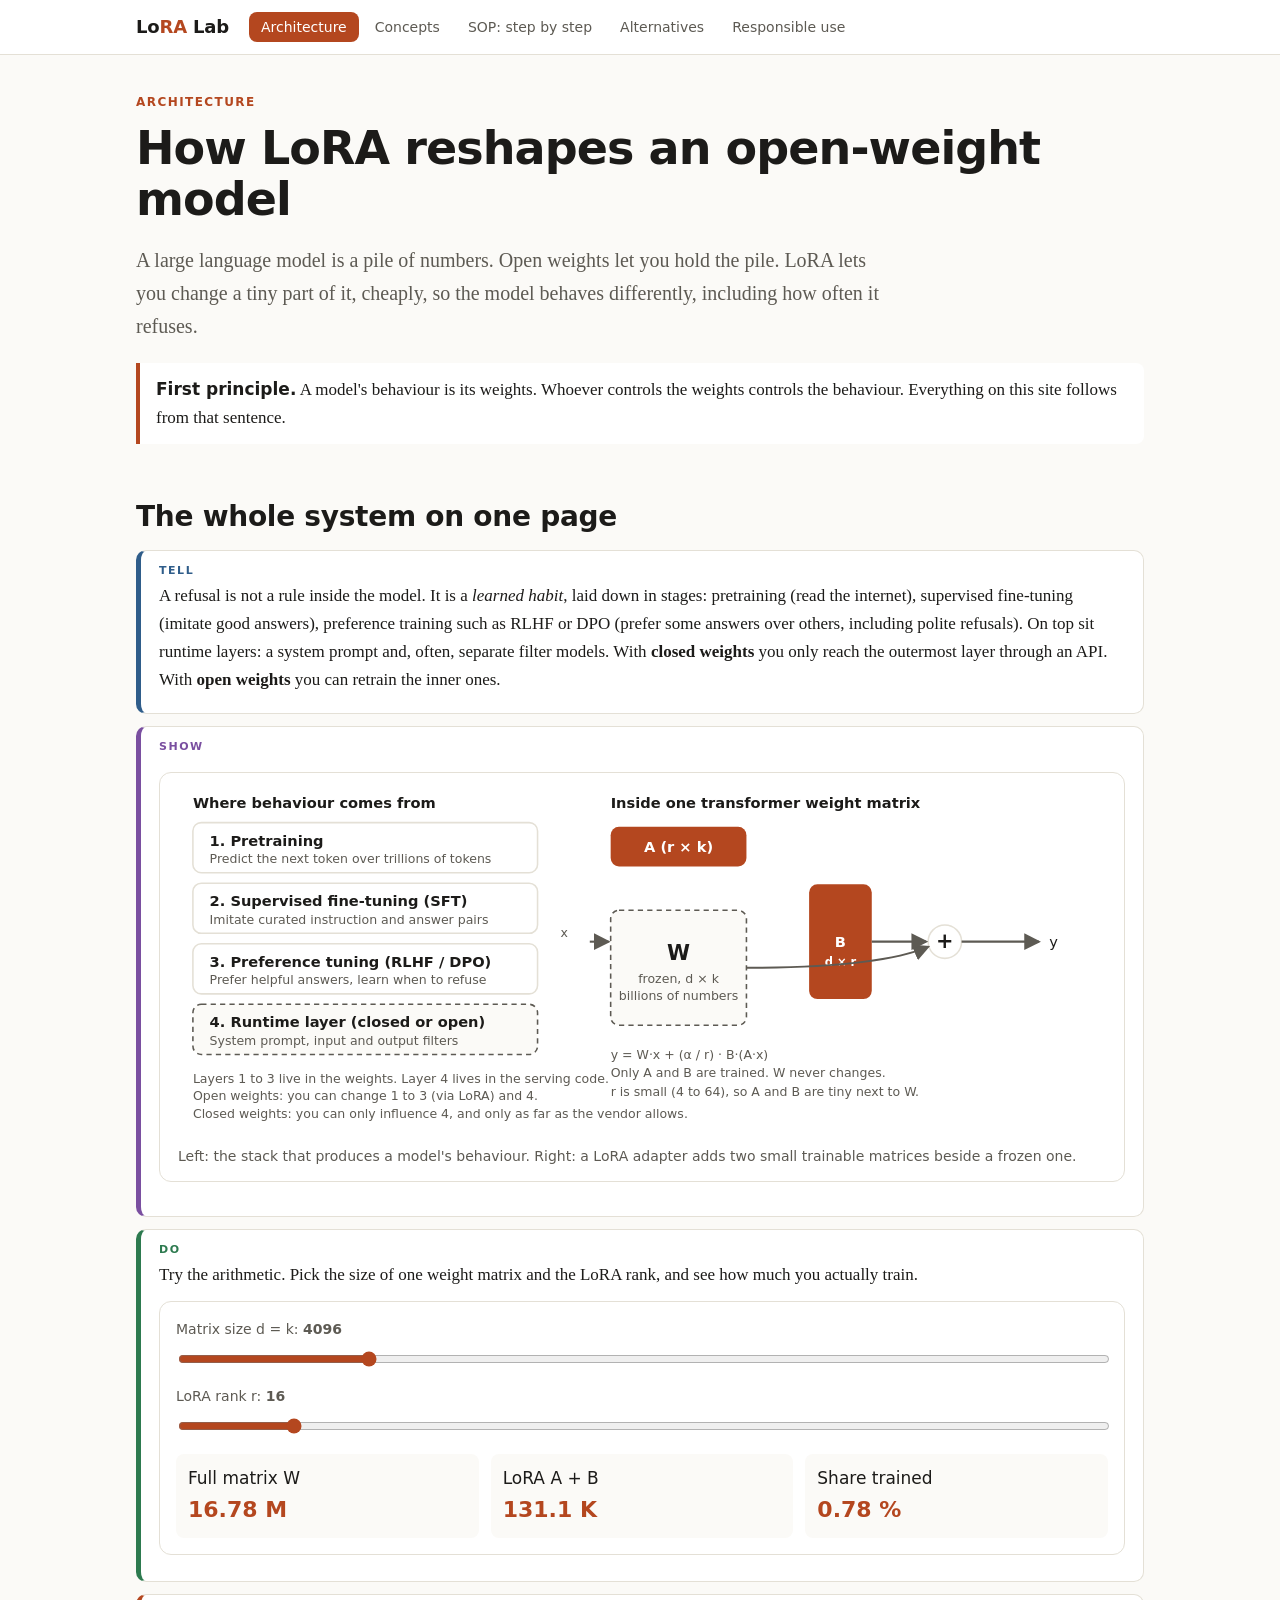
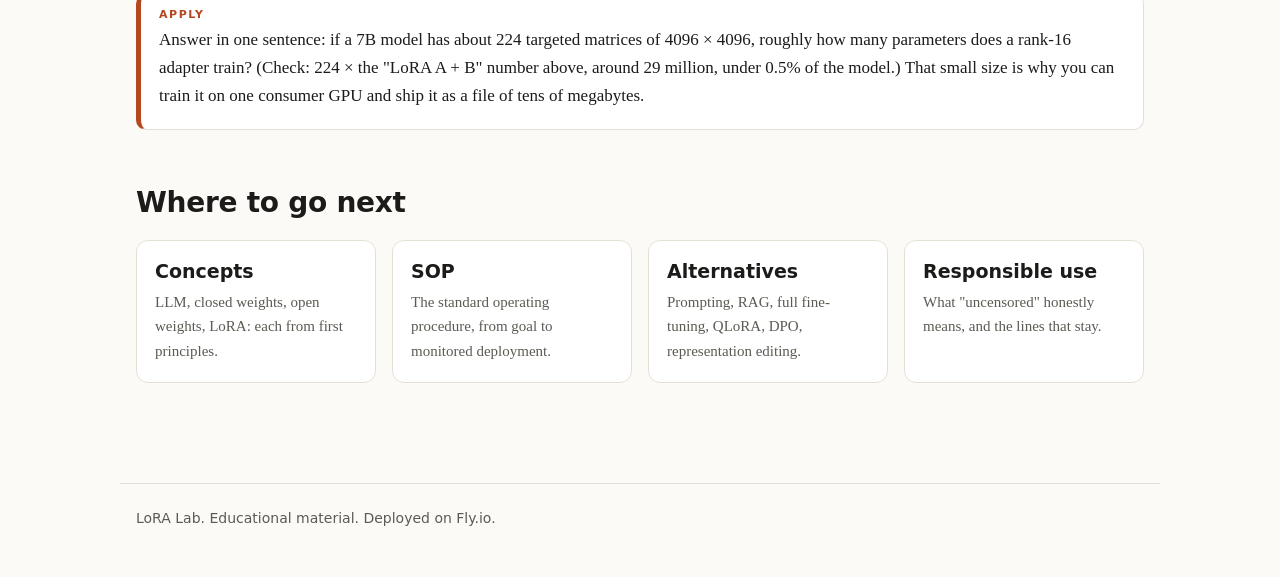
<file: site/index.html>
<!doctype html>
<html lang="en">
<head>
<meta charset="utf-8">
<meta name="viewport" content="width=device-width,initial-scale=1">
<title>LoRA Lab: Architecture</title>
<meta name="description" content="How LoRA adapters work on open-weight large language models, and how fine-tuning changes a model's refusal behaviour.">
<link rel="stylesheet" href="style.css">
</head>
<body>
<div id="nav"></div>
<main>
  <span class="kicker">Architecture</span>
  <h1>How LoRA reshapes an open-weight model</h1>
  <p class="lede">A large language model is a pile of numbers. Open weights let you hold the pile. LoRA lets you change a tiny part of it, cheaply, so the model behaves differently, including how often it refuses.</p>

  <div class="principle"><b>First principle.</b> A model's behaviour is its weights. Whoever controls the weights controls the behaviour. Everything on this site follows from that sentence.</div>

  <h2>The whole system on one page</h2>
  <div class="tsda">
    <div class="step tell"><span class="tag">Tell</span>
      <p>A refusal is not a rule inside the model. It is a <em>learned habit</em>, laid down in stages: pretraining (read the internet), supervised fine-tuning (imitate good answers), preference training such as RLHF or DPO (prefer some answers over others, including polite refusals). On top sit runtime layers: a system prompt and, often, separate filter models. With <strong>closed weights</strong> you only reach the outermost layer through an API. With <strong>open weights</strong> you can retrain the inner ones.</p>
    </div>
    <div class="step show"><span class="tag">Show</span>
      <figure>
        <svg viewBox="0 0 900 330" role="img" aria-label="Layers of a language model's behaviour, and where a LoRA adapter attaches">
          <defs><marker id="ah" markerWidth="8" markerHeight="8" refX="7" refY="4" orient="auto"><path d="M0,0 L8,4 L0,8 z" fill="var(--muted)"/></marker></defs>
          <!-- left: behaviour stack -->
          <text x="20" y="22" font-weight="700" font-size="14">Where behaviour comes from</text>
          <rect class="box" x="20" y="36" width="330" height="48" rx="8"/><text x="36" y="58" font-size="14" font-weight="600">1. Pretraining</text><text class="sub" x="36" y="75">Predict the next token over trillions of tokens</text>
          <rect class="box" x="20" y="94" width="330" height="48" rx="8"/><text x="36" y="116" font-size="14" font-weight="600">2. Supervised fine-tuning (SFT)</text><text class="sub" x="36" y="133">Imitate curated instruction and answer pairs</text>
          <rect class="box" x="20" y="152" width="330" height="48" rx="8"/><text x="36" y="174" font-size="14" font-weight="600">3. Preference tuning (RLHF / DPO)</text><text class="sub" x="36" y="191">Prefer helpful answers, learn when to refuse</text>
          <rect class="frozen" x="20" y="210" width="330" height="48" rx="8"/><text x="36" y="232" font-size="14" font-weight="600">4. Runtime layer (closed or open)</text><text class="sub" x="36" y="249">System prompt, input and output filters</text>
          <text class="sub" x="20" y="285">Layers 1 to 3 live in the weights. Layer 4 lives in the serving code.</text>
          <text class="sub" x="20" y="302">Open weights: you can change 1 to 3 (via LoRA) and 4.</text>
          <text class="sub" x="20" y="319">Closed weights: you can only influence 4, and only as far as the vendor allows.</text>
          <!-- right: LoRA layer -->
          <text x="420" y="22" font-weight="700" font-size="14">Inside one transformer weight matrix</text>
          <rect class="frozen" x="420" y="120" width="130" height="110" rx="8"/>
          <text x="485" y="168" text-anchor="middle" font-weight="700" font-size="20">W</text>
          <text class="sub" x="485" y="190" text-anchor="middle">frozen, d × k</text>
          <text class="sub" x="485" y="206" text-anchor="middle">billions of numbers</text>
          <rect class="train" x="420" y="40" width="130" height="38" rx="8"/><text class="train-t" x="485" y="64" text-anchor="middle" font-size="14">A (r × k)</text>
          <rect class="train" x="610" y="95" width="60" height="110" rx="8"/><text class="train-t" x="640" y="155" text-anchor="middle" font-size="14">B</text><text class="train-t" x="640" y="173" text-anchor="middle" font-size="11">d × r</text>
          <path class="arrow" d="M400,150 H418" marker-end="url(#ah)"/><text class="sub" x="372" y="146">x</text>
          <circle cx="740" cy="150" r="16" class="box"/><text x="740" y="156" text-anchor="middle" font-size="20" font-weight="700">+</text>
          <path class="arrow" d="M550,175 C650,175 700,165 724,155" marker-end="url(#ah)"/>
          <path class="arrow" d="M670,150 H722" marker-end="url(#ah)"/>
          <path class="arrow" d="M756,150 H830" marker-end="url(#ah)"/><text x="840" y="155" font-size="14">y</text>
          <text class="sub" x="420" y="262">y = W·x + (α / r) · B·(A·x)</text>
          <text class="sub" x="420" y="280">Only A and B are trained. W never changes.</text>
          <text class="sub" x="420" y="298">r is small (4 to 64), so A and B are tiny next to W.</text>
        </svg>
        <figcaption>Left: the stack that produces a model's behaviour. Right: a LoRA adapter adds two small trainable matrices beside a frozen one.</figcaption>
      </figure>
    </div>
    <div class="step do"><span class="tag">Do</span>
      <p>Try the arithmetic. Pick the size of one weight matrix and the LoRA rank, and see how much you actually train.</p>
      <div class="lab">
        <label>Matrix size d = k: <b id="dv">4096</b></label>
        <input id="d" type="range" min="1024" max="16384" step="1024" value="4096">
        <label style="margin-top:10px">LoRA rank r: <b id="rv">16</b></label>
        <input id="r" type="range" min="1" max="128" step="1" value="16">
        <div class="out">
          <div>Full matrix W<b id="full">0</b></div>
          <div>LoRA A + B<b id="lora">0</b></div>
          <div>Share trained<b id="pct">0</b></div>
        </div>
      </div>
    </div>
    <div class="step apply"><span class="tag">Apply</span>
      <p>Answer in one sentence: if a 7B model has about 224 targeted matrices of 4096 × 4096, roughly how many parameters does a rank-16 adapter train? (Check: 224 × the "LoRA A + B" number above, around 29 million, under 0.5% of the model.) That small size is why you can train it on one consumer GPU and ship it as a file of tens of megabytes.</p>
    </div>
  </div>

  <h2>Where to go next</h2>
  <div class="grid">
    <a class="card" href="concepts.html"><h3>Concepts</h3><p>LLM, closed weights, open weights, LoRA: each from first principles.</p></a>
    <a class="card" href="sop.html"><h3>SOP</h3><p>The standard operating procedure, from goal to monitored deployment.</p></a>
    <a class="card" href="alternatives.html"><h3>Alternatives</h3><p>Prompting, RAG, full fine-tuning, QLoRA, DPO, representation editing.</p></a>
    <a class="card" href="responsible.html"><h3>Responsible use</h3><p>What "uncensored" honestly means, and the lines that stay.</p></a>
  </div>
</main>
<footer>LoRA Lab. Educational material. Deployed on Fly.io.</footer>
<script src="nav.js"></script>
<script>
(function(){
  var d=document.getElementById("d"),r=document.getElementById("r");
  function f(n){return n>=1e6?(n/1e6).toFixed(2)+" M":n>=1e3?(n/1e3).toFixed(1)+" K":""+n}
  function up(){
    var D=+d.value,R=+r.value,full=D*D,lora=R*(D+D);
    document.getElementById("dv").textContent=D;document.getElementById("rv").textContent=R;
    document.getElementById("full").textContent=f(full);
    document.getElementById("lora").textContent=f(lora);
    document.getElementById("pct").textContent=(100*lora/full).toFixed(2)+" %";
  }
  d.oninput=r.oninput=up;up();
})();
</script>
</body>
</html>
</file>
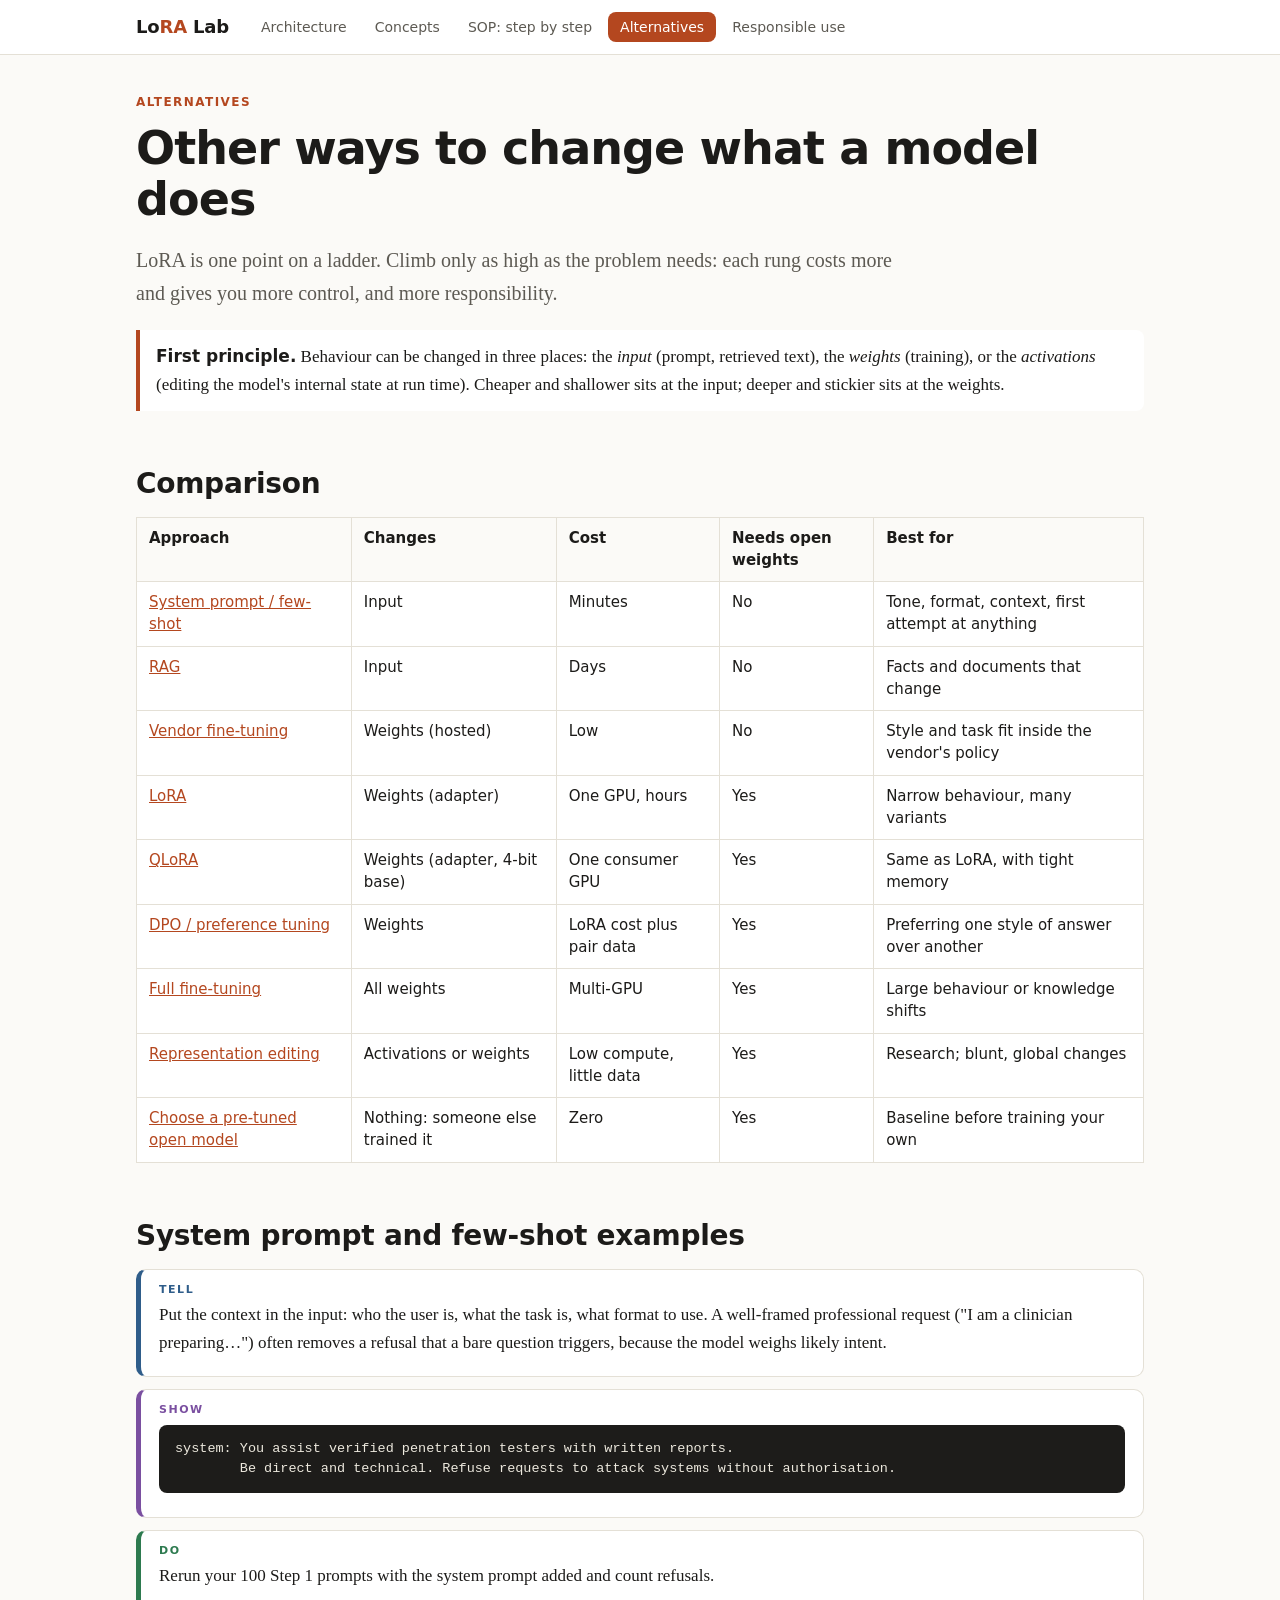
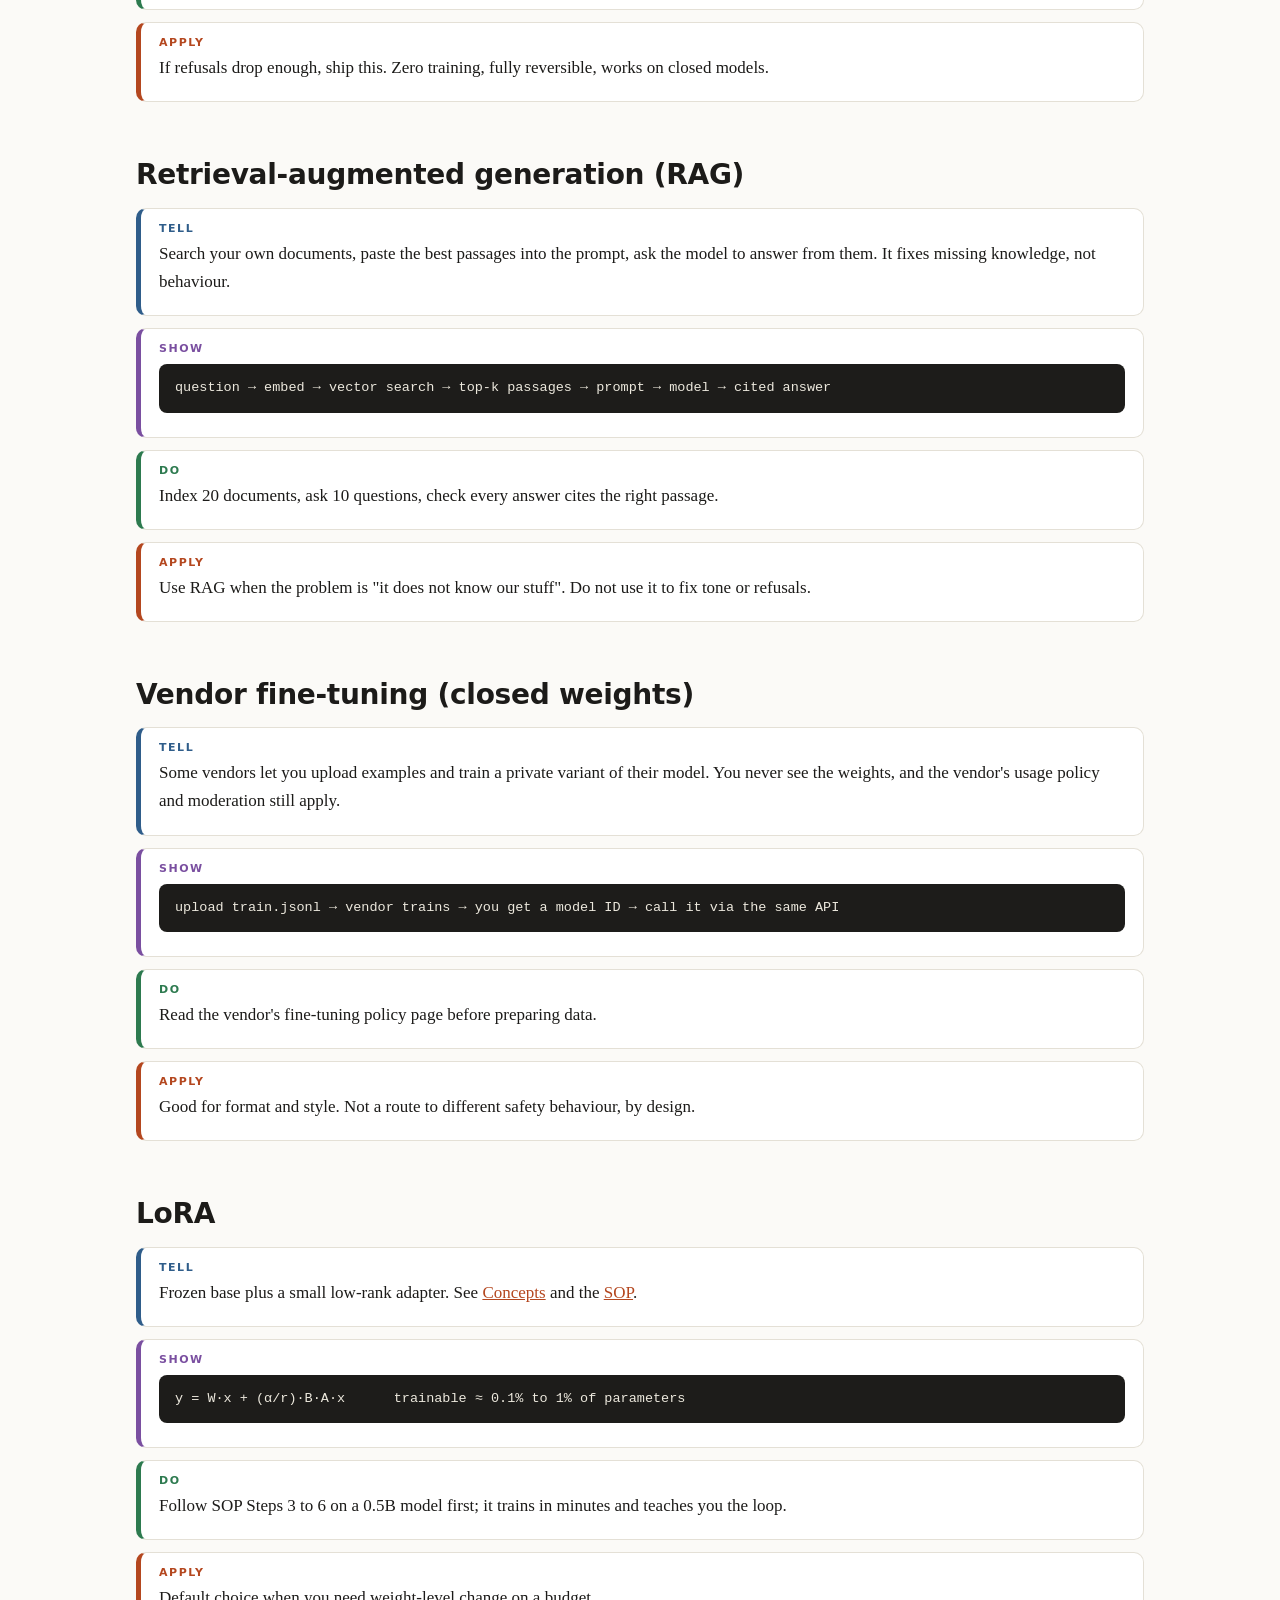
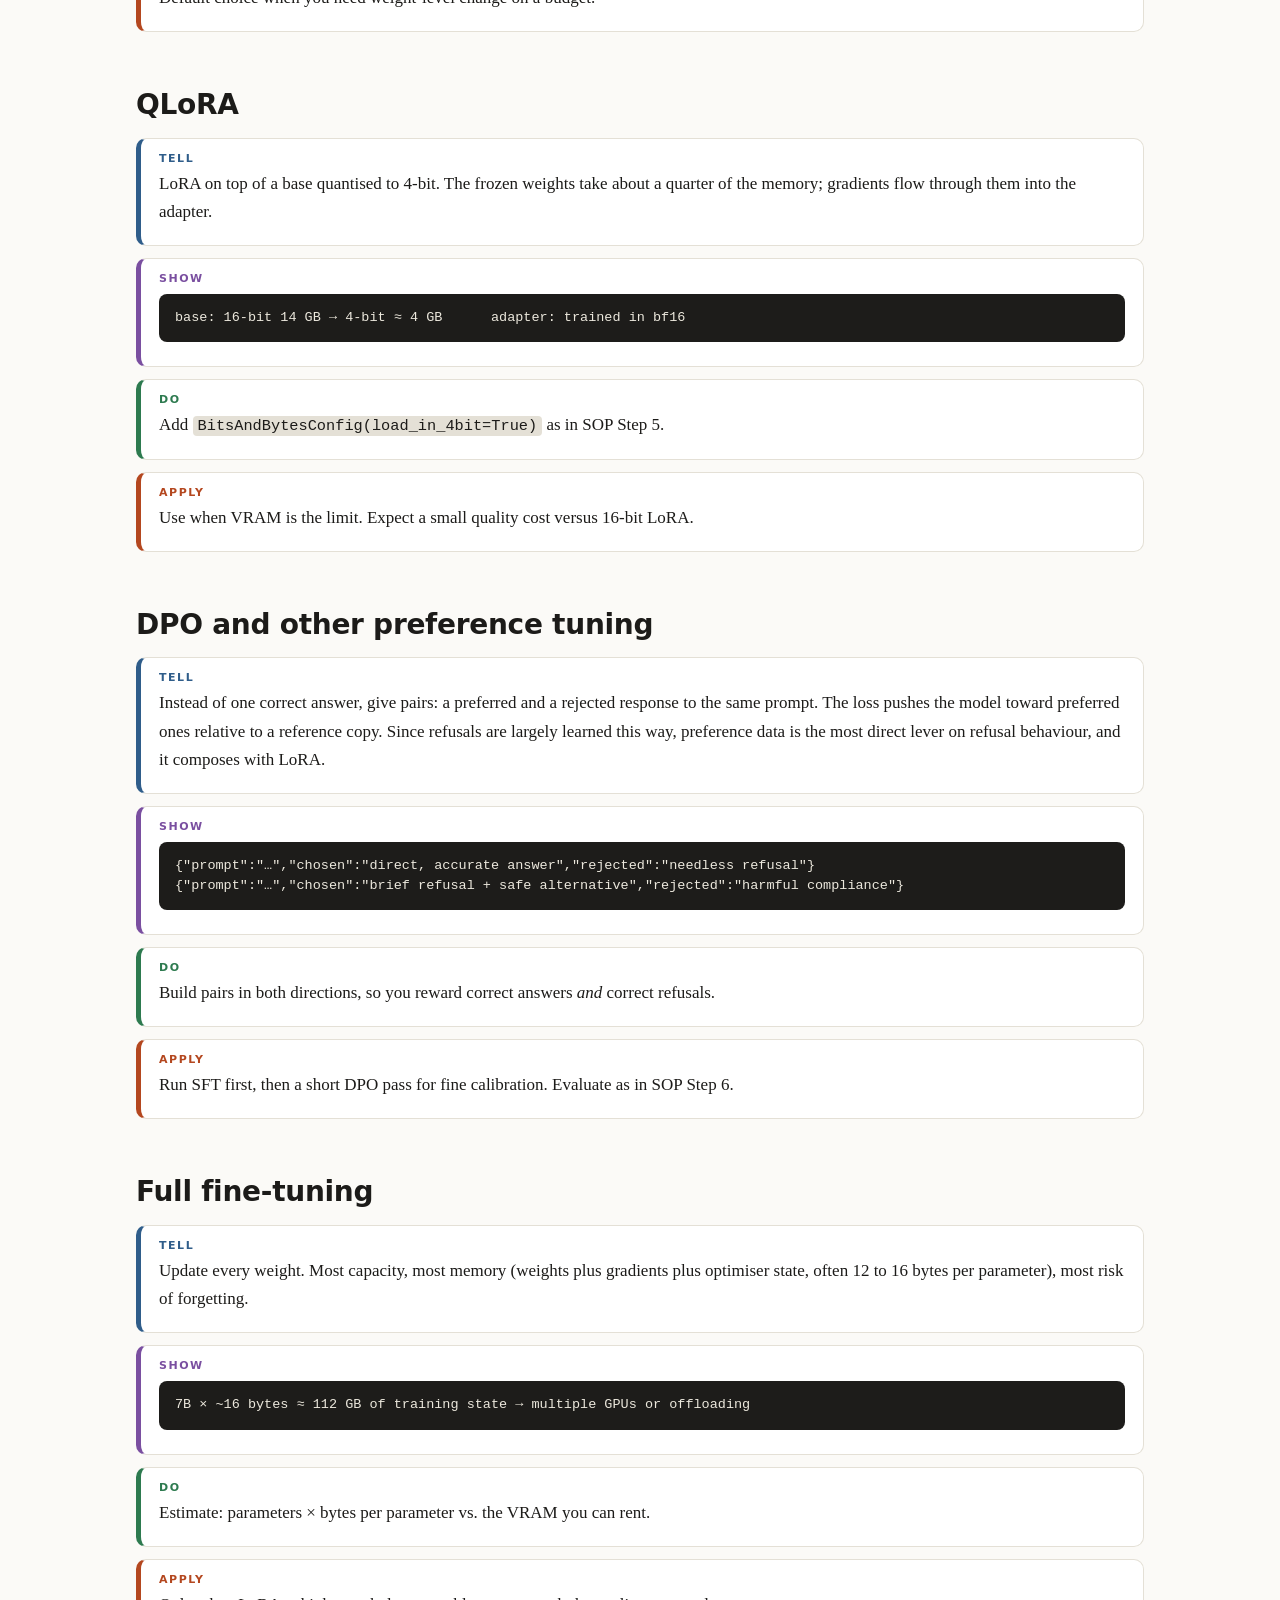
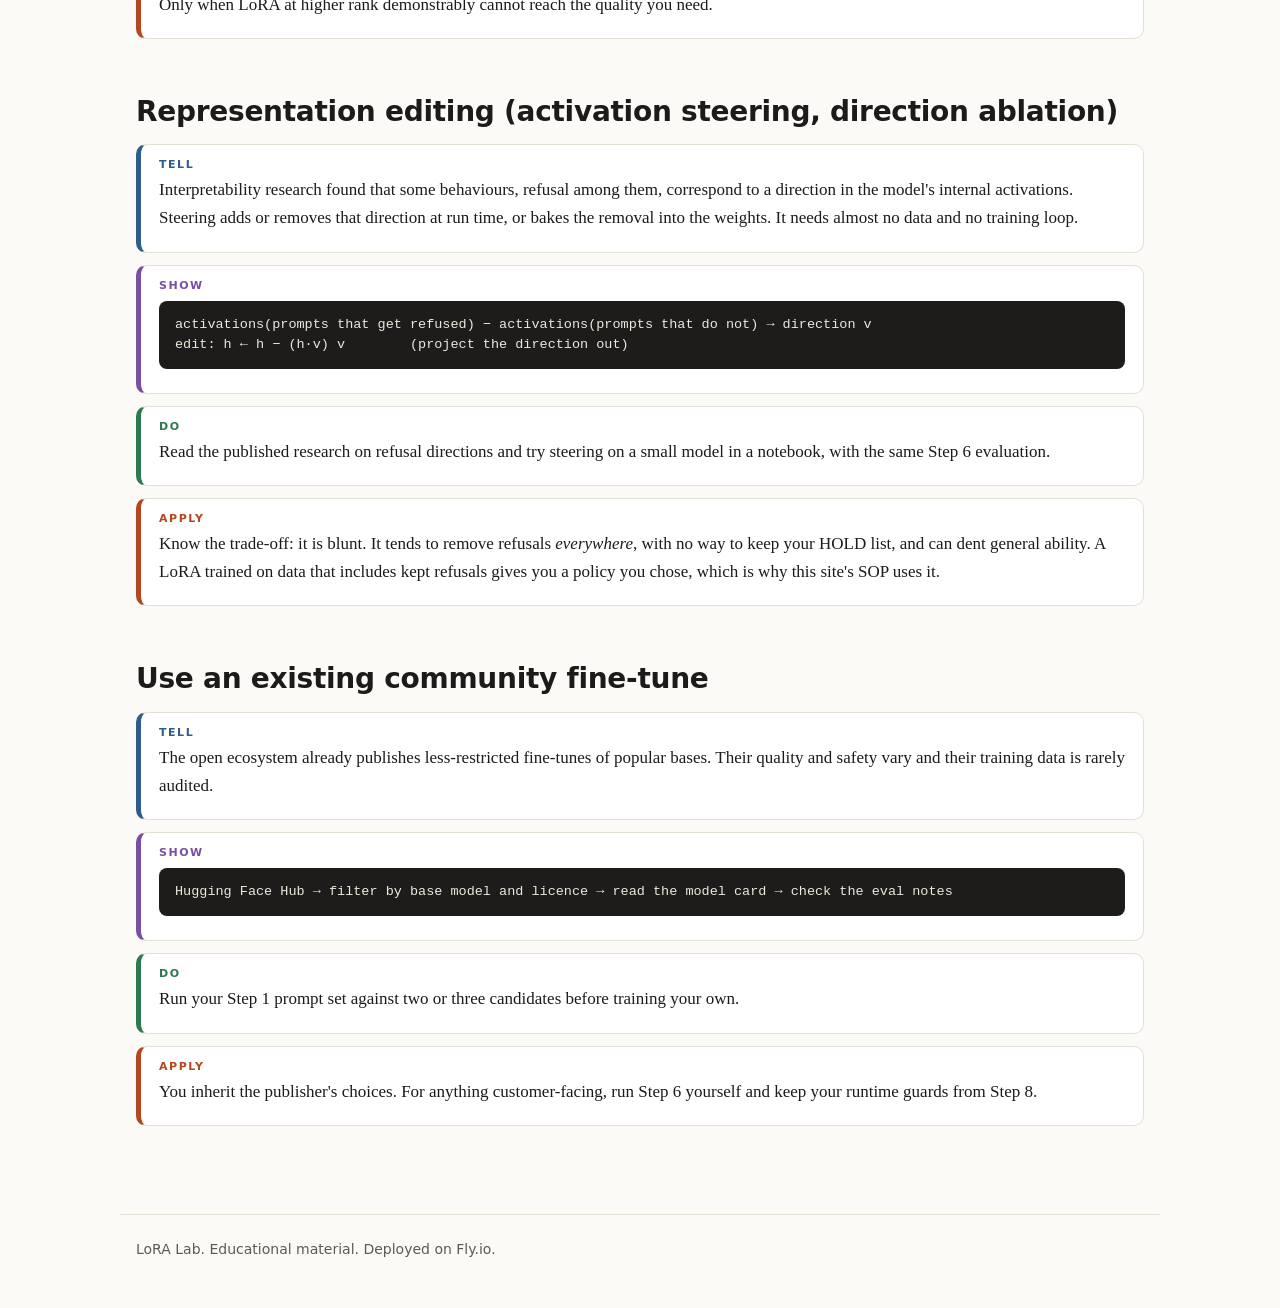
<file: site/alternatives.html>
<!doctype html>
<html lang="en">
<head>
<meta charset="utf-8">
<meta name="viewport" content="width=device-width,initial-scale=1">
<title>LoRA Lab: Alternatives</title>
<meta name="description" content="Alternatives to LoRA for changing a language model's behaviour: prompting, RAG, full fine-tuning, QLoRA, DPO, representation editing, and vendor options.">
<link rel="stylesheet" href="style.css">
</head>
<body>
<div id="nav"></div>
<main>
  <span class="kicker">Alternatives</span>
  <h1>Other ways to change what a model does</h1>
  <p class="lede">LoRA is one point on a ladder. Climb only as high as the problem needs: each rung costs more and gives you more control, and more responsibility.</p>
  <div class="principle"><b>First principle.</b> Behaviour can be changed in three places: the <em>input</em> (prompt, retrieved text), the <em>weights</em> (training), or the <em>activations</em> (editing the model's internal state at run time). Cheaper and shallower sits at the input; deeper and stickier sits at the weights.</div>

  <h2>Comparison</h2>
  <div class="tablewrap"><table>
    <tr><th>Approach</th><th>Changes</th><th>Cost</th><th>Needs open weights</th><th>Best for</th></tr>
    <tr><td><a href="#prompt">System prompt / few-shot</a></td><td>Input</td><td>Minutes</td><td>No</td><td>Tone, format, context, first attempt at anything</td></tr>
    <tr><td><a href="#rag">RAG</a></td><td>Input</td><td>Days</td><td>No</td><td>Facts and documents that change</td></tr>
    <tr><td><a href="#vendor">Vendor fine-tuning</a></td><td>Weights (hosted)</td><td>Low</td><td>No</td><td>Style and task fit inside the vendor's policy</td></tr>
    <tr><td><a href="#lora">LoRA</a></td><td>Weights (adapter)</td><td>One GPU, hours</td><td>Yes</td><td>Narrow behaviour, many variants</td></tr>
    <tr><td><a href="#qlora">QLoRA</a></td><td>Weights (adapter, 4-bit base)</td><td>One consumer GPU</td><td>Yes</td><td>Same as LoRA, with tight memory</td></tr>
    <tr><td><a href="#dpo">DPO / preference tuning</a></td><td>Weights</td><td>LoRA cost plus pair data</td><td>Yes</td><td>Preferring one style of answer over another</td></tr>
    <tr><td><a href="#full">Full fine-tuning</a></td><td>All weights</td><td>Multi-GPU</td><td>Yes</td><td>Large behaviour or knowledge shifts</td></tr>
    <tr><td><a href="#repr">Representation editing</a></td><td>Activations or weights</td><td>Low compute, little data</td><td>Yes</td><td>Research; blunt, global changes</td></tr>
    <tr><td><a href="#pick">Choose a pre-tuned open model</a></td><td>Nothing: someone else trained it</td><td>Zero</td><td>Yes</td><td>Baseline before training your own</td></tr>
  </table></div>

  <h2 id="prompt">System prompt and few-shot examples</h2>
  <div class="tsda">
    <div class="step tell"><span class="tag">Tell</span><p>Put the context in the input: who the user is, what the task is, what format to use. A well-framed professional request ("I am a clinician preparing…") often removes a refusal that a bare question triggers, because the model weighs likely intent.</p></div>
    <div class="step show"><span class="tag">Show</span><pre>system: You assist verified penetration testers with written reports.
        Be direct and technical. Refuse requests to attack systems without authorisation.</pre></div>
    <div class="step do"><span class="tag">Do</span><p>Rerun your 100 Step 1 prompts with the system prompt added and count refusals.</p></div>
    <div class="step apply"><span class="tag">Apply</span><p>If refusals drop enough, ship this. Zero training, fully reversible, works on closed models.</p></div>
  </div>

  <h2 id="rag">Retrieval-augmented generation (RAG)</h2>
  <div class="tsda">
    <div class="step tell"><span class="tag">Tell</span><p>Search your own documents, paste the best passages into the prompt, ask the model to answer from them. It fixes missing knowledge, not behaviour.</p></div>
    <div class="step show"><span class="tag">Show</span><pre>question → embed → vector search → top-k passages → prompt → model → cited answer</pre></div>
    <div class="step do"><span class="tag">Do</span><p>Index 20 documents, ask 10 questions, check every answer cites the right passage.</p></div>
    <div class="step apply"><span class="tag">Apply</span><p>Use RAG when the problem is "it does not know our stuff". Do not use it to fix tone or refusals.</p></div>
  </div>

  <h2 id="vendor">Vendor fine-tuning (closed weights)</h2>
  <div class="tsda">
    <div class="step tell"><span class="tag">Tell</span><p>Some vendors let you upload examples and train a private variant of their model. You never see the weights, and the vendor's usage policy and moderation still apply.</p></div>
    <div class="step show"><span class="tag">Show</span><pre>upload train.jsonl → vendor trains → you get a model ID → call it via the same API</pre></div>
    <div class="step do"><span class="tag">Do</span><p>Read the vendor's fine-tuning policy page before preparing data.</p></div>
    <div class="step apply"><span class="tag">Apply</span><p>Good for format and style. Not a route to different safety behaviour, by design.</p></div>
  </div>

  <h2 id="lora">LoRA</h2>
  <div class="tsda">
    <div class="step tell"><span class="tag">Tell</span><p>Frozen base plus a small low-rank adapter. See <a href="concepts.html#lora">Concepts</a> and the <a href="sop.html">SOP</a>.</p></div>
    <div class="step show"><span class="tag">Show</span><pre>y = W·x + (α/r)·B·A·x      trainable ≈ 0.1% to 1% of parameters</pre></div>
    <div class="step do"><span class="tag">Do</span><p>Follow SOP Steps 3 to 6 on a 0.5B model first; it trains in minutes and teaches you the loop.</p></div>
    <div class="step apply"><span class="tag">Apply</span><p>Default choice when you need weight-level change on a budget.</p></div>
  </div>

  <h2 id="qlora">QLoRA</h2>
  <div class="tsda">
    <div class="step tell"><span class="tag">Tell</span><p>LoRA on top of a base quantised to 4-bit. The frozen weights take about a quarter of the memory; gradients flow through them into the adapter.</p></div>
    <div class="step show"><span class="tag">Show</span><pre>base: 16-bit 14 GB → 4-bit ≈ 4 GB      adapter: trained in bf16</pre></div>
    <div class="step do"><span class="tag">Do</span><p>Add <code>BitsAndBytesConfig(load_in_4bit=True)</code> as in SOP Step 5.</p></div>
    <div class="step apply"><span class="tag">Apply</span><p>Use when VRAM is the limit. Expect a small quality cost versus 16-bit LoRA.</p></div>
  </div>

  <h2 id="dpo">DPO and other preference tuning</h2>
  <div class="tsda">
    <div class="step tell"><span class="tag">Tell</span><p>Instead of one correct answer, give pairs: a preferred and a rejected response to the same prompt. The loss pushes the model toward preferred ones relative to a reference copy. Since refusals are largely learned this way, preference data is the most direct lever on refusal behaviour, and it composes with LoRA.</p></div>
    <div class="step show"><span class="tag">Show</span><pre>{"prompt":"…","chosen":"direct, accurate answer","rejected":"needless refusal"}
{"prompt":"…","chosen":"brief refusal + safe alternative","rejected":"harmful compliance"}</pre></div>
    <div class="step do"><span class="tag">Do</span><p>Build pairs in both directions, so you reward correct answers <em>and</em> correct refusals.</p></div>
    <div class="step apply"><span class="tag">Apply</span><p>Run SFT first, then a short DPO pass for fine calibration. Evaluate as in SOP Step 6.</p></div>
  </div>

  <h2 id="full">Full fine-tuning</h2>
  <div class="tsda">
    <div class="step tell"><span class="tag">Tell</span><p>Update every weight. Most capacity, most memory (weights plus gradients plus optimiser state, often 12 to 16 bytes per parameter), most risk of forgetting.</p></div>
    <div class="step show"><span class="tag">Show</span><pre>7B × ~16 bytes ≈ 112 GB of training state → multiple GPUs or offloading</pre></div>
    <div class="step do"><span class="tag">Do</span><p>Estimate: parameters × bytes per parameter vs. the VRAM you can rent.</p></div>
    <div class="step apply"><span class="tag">Apply</span><p>Only when LoRA at higher rank demonstrably cannot reach the quality you need.</p></div>
  </div>

  <h2 id="repr">Representation editing (activation steering, direction ablation)</h2>
  <div class="tsda">
    <div class="step tell"><span class="tag">Tell</span><p>Interpretability research found that some behaviours, refusal among them, correspond to a direction in the model's internal activations. Steering adds or removes that direction at run time, or bakes the removal into the weights. It needs almost no data and no training loop.</p></div>
    <div class="step show"><span class="tag">Show</span><pre>activations(prompts that get refused) − activations(prompts that do not) → direction v
edit: h ← h − (h·v) v        (project the direction out)</pre></div>
    <div class="step do"><span class="tag">Do</span><p>Read the published research on refusal directions and try steering on a small model in a notebook, with the same Step 6 evaluation.</p></div>
    <div class="step apply"><span class="tag">Apply</span><p>Know the trade-off: it is blunt. It tends to remove refusals <em>everywhere</em>, with no way to keep your HOLD list, and can dent general ability. A LoRA trained on data that includes kept refusals gives you a policy you chose, which is why this site's SOP uses it.</p></div>
  </div>

  <h2 id="pick">Use an existing community fine-tune</h2>
  <div class="tsda">
    <div class="step tell"><span class="tag">Tell</span><p>The open ecosystem already publishes less-restricted fine-tunes of popular bases. Their quality and safety vary and their training data is rarely audited.</p></div>
    <div class="step show"><span class="tag">Show</span><pre>Hugging Face Hub → filter by base model and licence → read the model card → check the eval notes</pre></div>
    <div class="step do"><span class="tag">Do</span><p>Run your Step 1 prompt set against two or three candidates before training your own.</p></div>
    <div class="step apply"><span class="tag">Apply</span><p>You inherit the publisher's choices. For anything customer-facing, run Step 6 yourself and keep your runtime guards from Step 8.</p></div>
  </div>
</main>
<footer>LoRA Lab. Educational material. Deployed on Fly.io.</footer>
<script src="nav.js"></script>
</body>
</html>
</file>
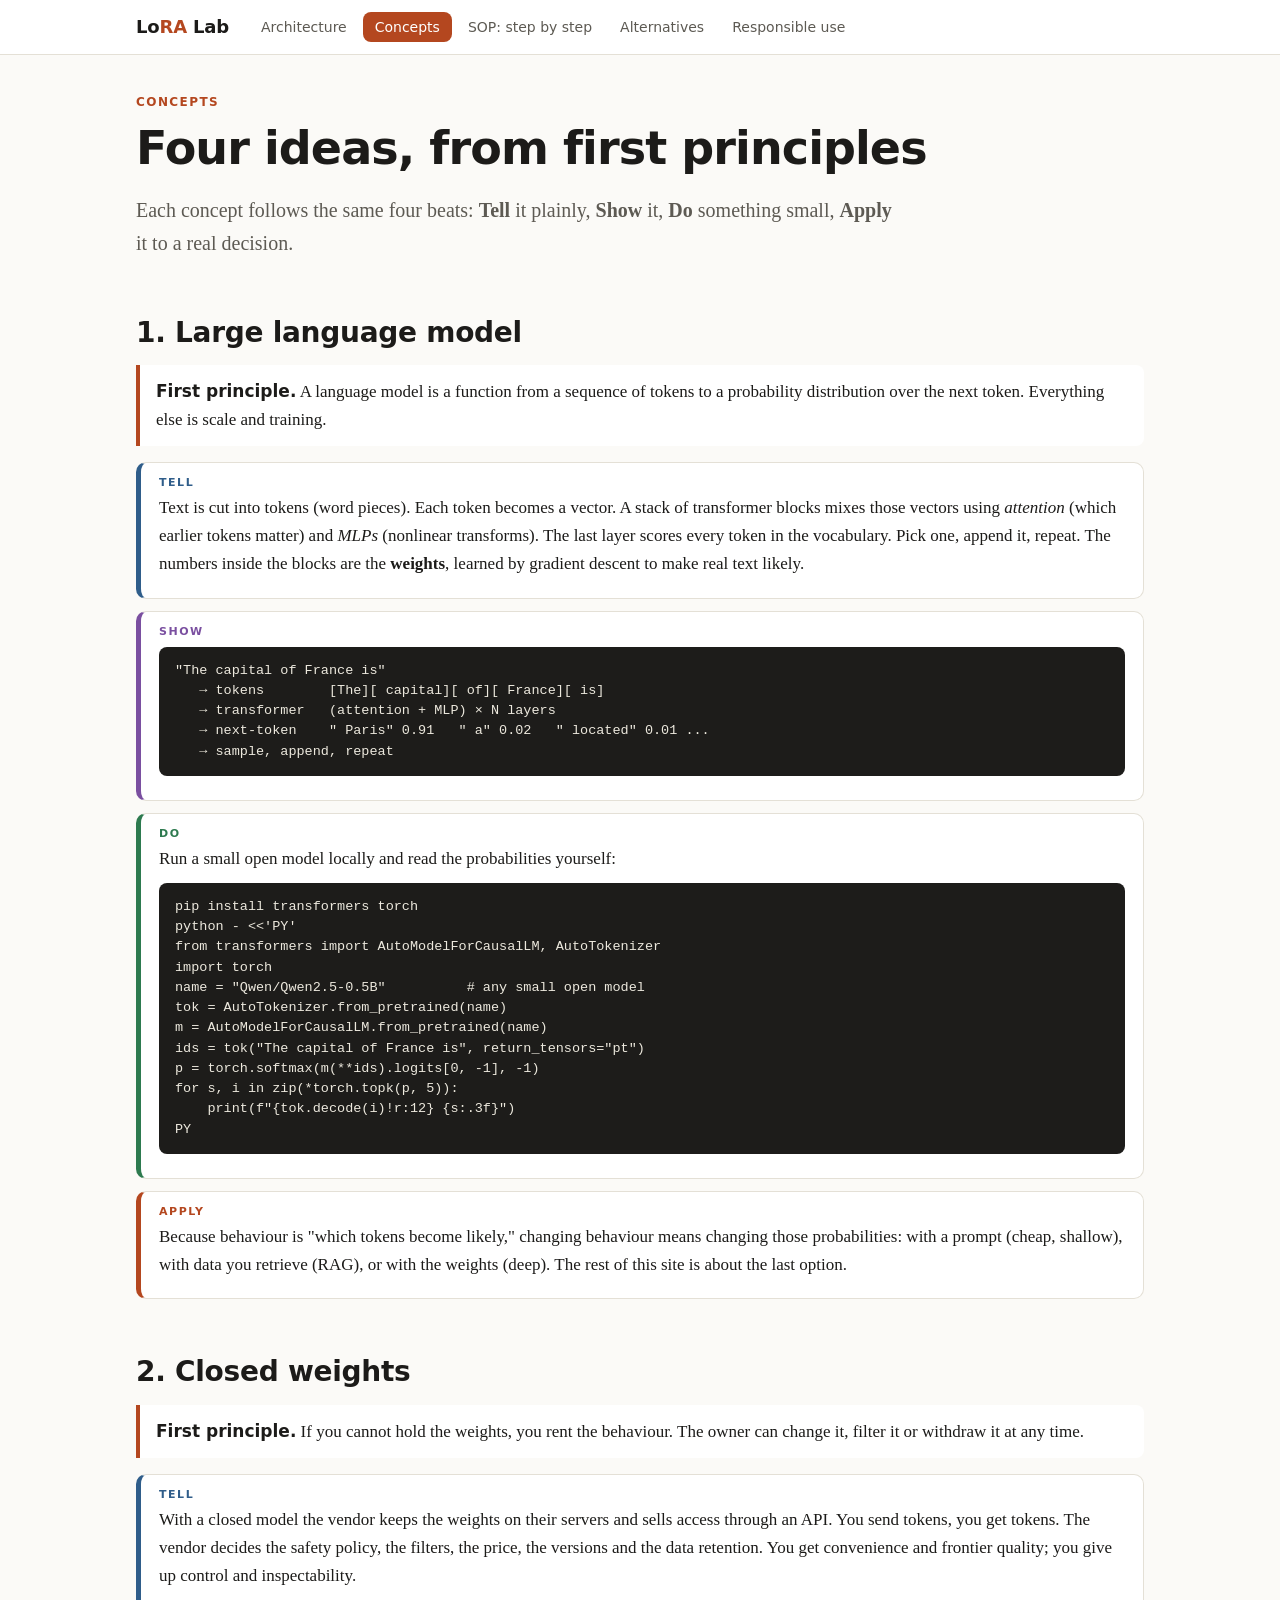
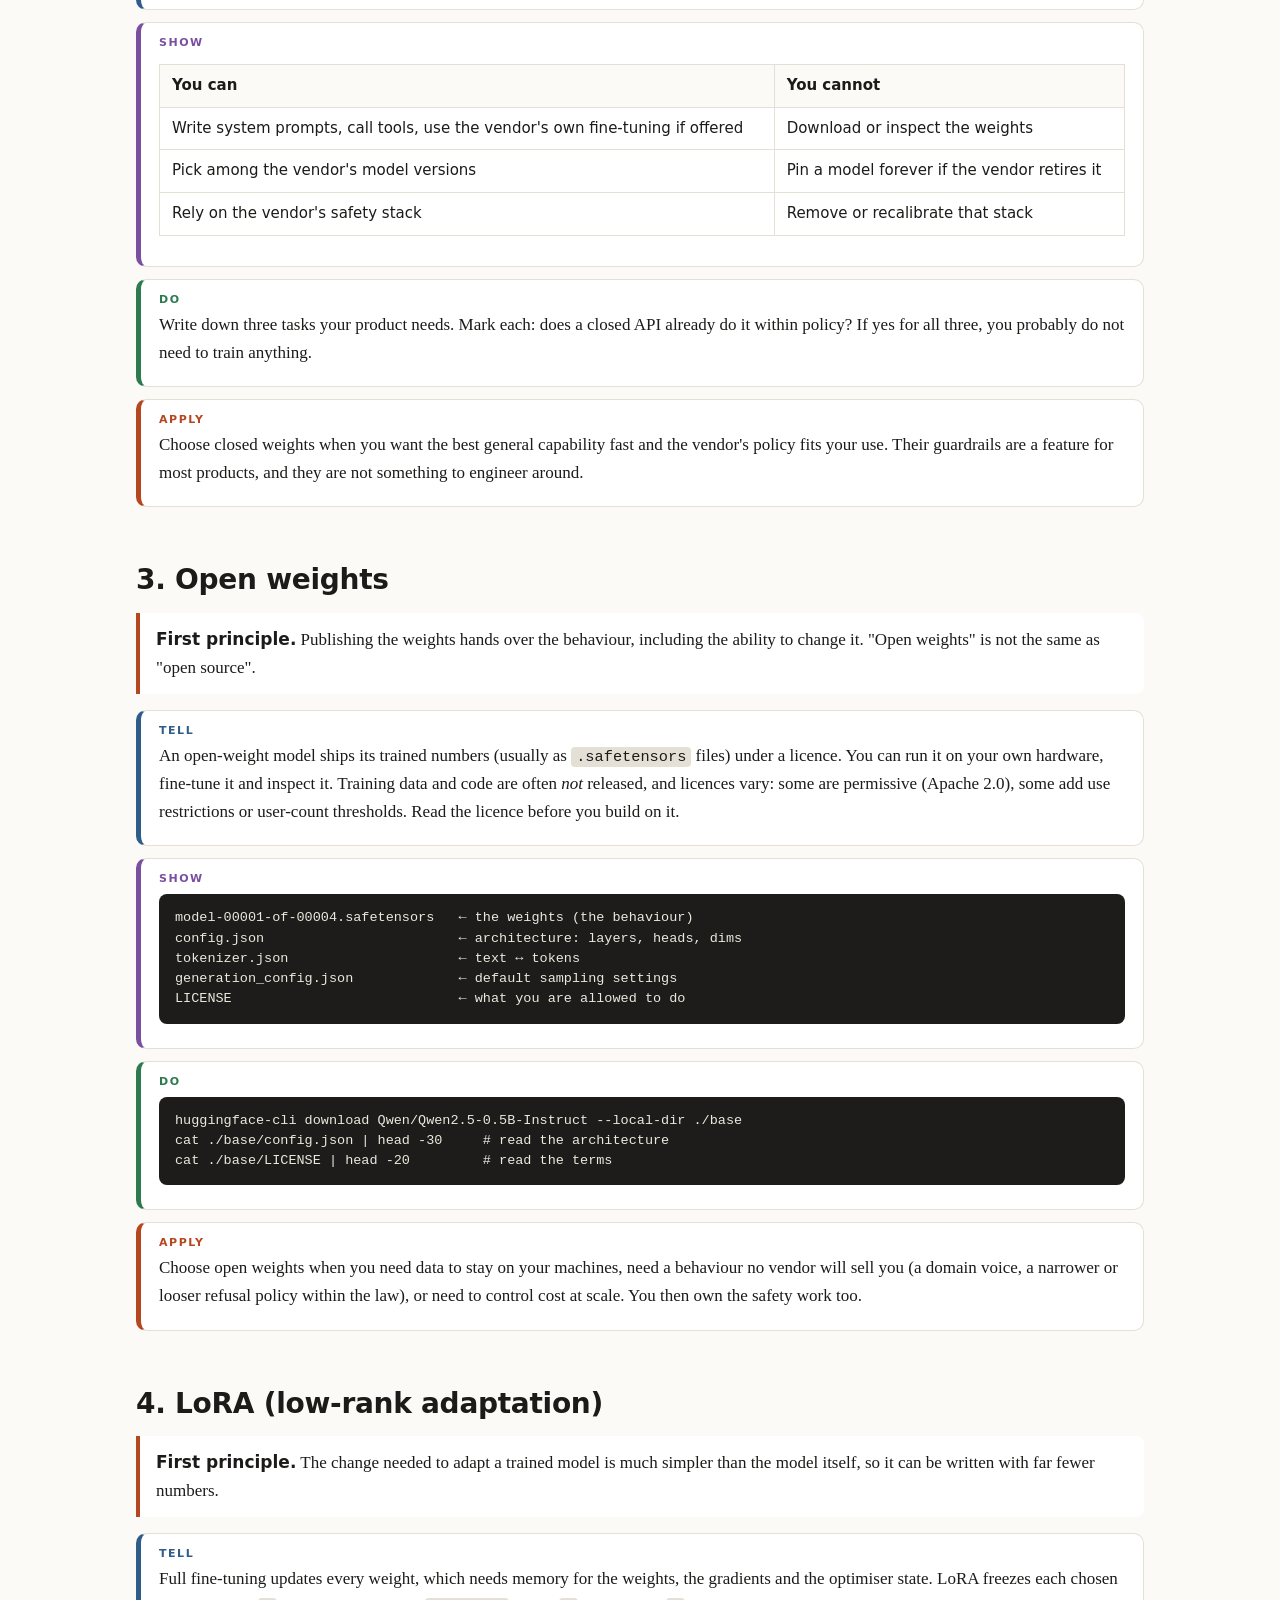
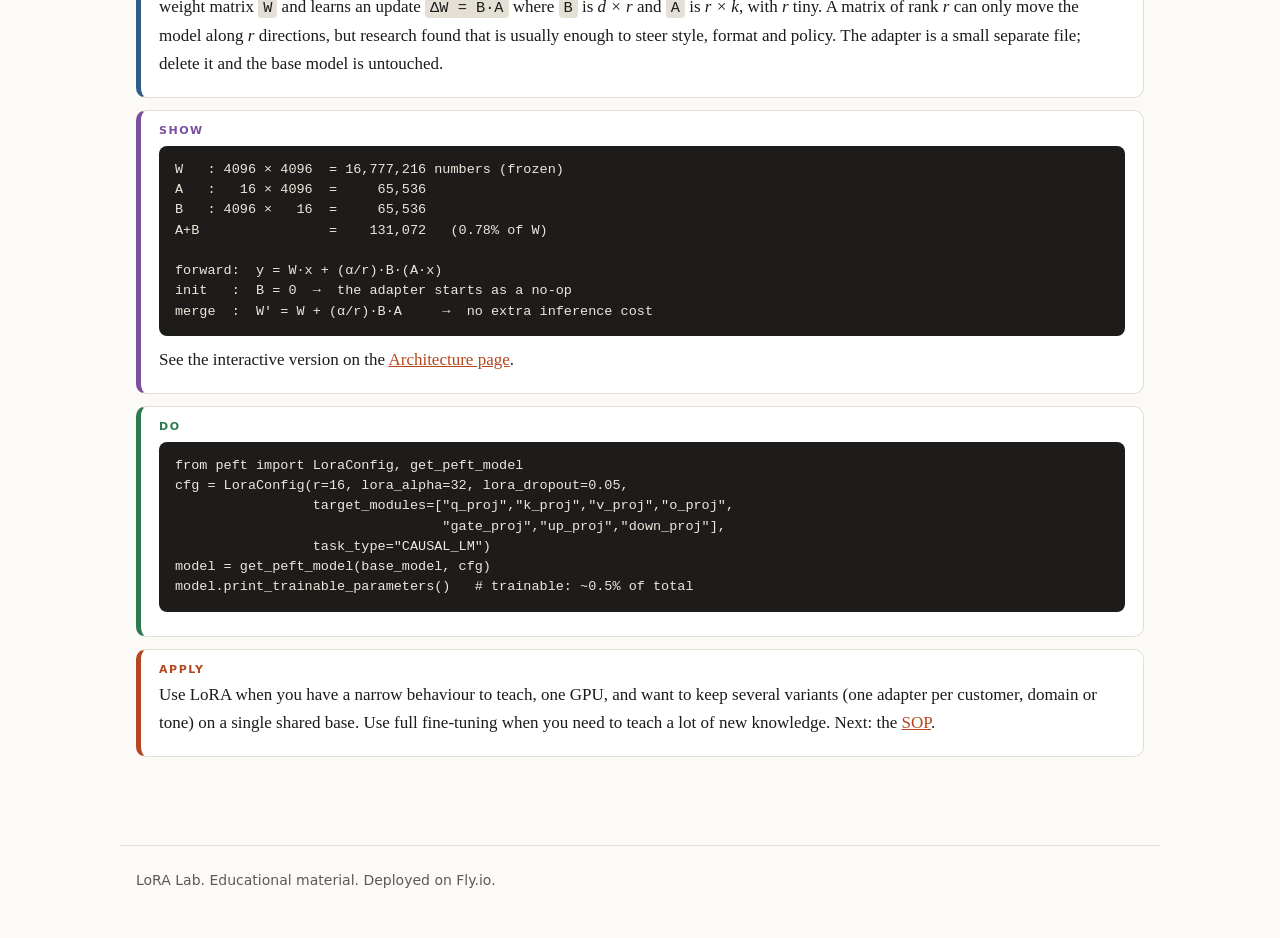
<file: site/concepts.html>
<!doctype html>
<html lang="en">
<head>
<meta charset="utf-8">
<meta name="viewport" content="width=device-width,initial-scale=1">
<title>LoRA Lab: Concepts</title>
<meta name="description" content="Large language models, closed weights, open weights and LoRA, each explained from first principles with tell, show, do, apply.">
<link rel="stylesheet" href="style.css">
</head>
<body>
<div id="nav"></div>
<main>
  <span class="kicker">Concepts</span>
  <h1>Four ideas, from first principles</h1>
  <p class="lede">Each concept follows the same four beats: <b>Tell</b> it plainly, <b>Show</b> it, <b>Do</b> something small, <b>Apply</b> it to a real decision.</p>

  <h2 id="llm">1. Large language model</h2>
  <div class="principle"><b>First principle.</b> A language model is a function from a sequence of tokens to a probability distribution over the next token. Everything else is scale and training.</div>
  <div class="tsda">
    <div class="step tell"><span class="tag">Tell</span>
      <p>Text is cut into tokens (word pieces). Each token becomes a vector. A stack of transformer blocks mixes those vectors using <em>attention</em> (which earlier tokens matter) and <em>MLPs</em> (nonlinear transforms). The last layer scores every token in the vocabulary. Pick one, append it, repeat. The numbers inside the blocks are the <strong>weights</strong>, learned by gradient descent to make real text likely.</p>
    </div>
    <div class="step show"><span class="tag">Show</span>
<pre>"The capital of France is"
   → tokens        [The][ capital][ of][ France][ is]
   → transformer   (attention + MLP) × N layers
   → next-token    " Paris" 0.91   " a" 0.02   " located" 0.01 ...
   → sample, append, repeat</pre>
    </div>
    <div class="step do"><span class="tag">Do</span>
      <p>Run a small open model locally and read the probabilities yourself:</p>
<pre>pip install transformers torch
python - &lt;&lt;'PY'
from transformers import AutoModelForCausalLM, AutoTokenizer
import torch
name = "Qwen/Qwen2.5-0.5B"          # any small open model
tok = AutoTokenizer.from_pretrained(name)
m = AutoModelForCausalLM.from_pretrained(name)
ids = tok("The capital of France is", return_tensors="pt")
p = torch.softmax(m(**ids).logits[0, -1], -1)
for s, i in zip(*torch.topk(p, 5)):
    print(f"{tok.decode(i)!r:12} {s:.3f}")
PY</pre>
    </div>
    <div class="step apply"><span class="tag">Apply</span>
      <p>Because behaviour is "which tokens become likely," changing behaviour means changing those probabilities: with a prompt (cheap, shallow), with data you retrieve (RAG), or with the weights (deep). The rest of this site is about the last option.</p>
    </div>
  </div>

  <h2 id="closed">2. Closed weights</h2>
  <div class="principle"><b>First principle.</b> If you cannot hold the weights, you rent the behaviour. The owner can change it, filter it or withdraw it at any time.</div>
  <div class="tsda">
    <div class="step tell"><span class="tag">Tell</span>
      <p>With a closed model the vendor keeps the weights on their servers and sells access through an API. You send tokens, you get tokens. The vendor decides the safety policy, the filters, the price, the versions and the data retention. You get convenience and frontier quality; you give up control and inspectability.</p>
    </div>
    <div class="step show"><span class="tag">Show</span>
      <div class="tablewrap"><table>
        <tr><th>You can</th><th>You cannot</th></tr>
        <tr><td>Write system prompts, call tools, use the vendor's own fine-tuning if offered</td><td>Download or inspect the weights</td></tr>
        <tr><td>Pick among the vendor's model versions</td><td>Pin a model forever if the vendor retires it</td></tr>
        <tr><td>Rely on the vendor's safety stack</td><td>Remove or recalibrate that stack</td></tr>
      </table></div>
    </div>
    <div class="step do"><span class="tag">Do</span>
      <p>Write down three tasks your product needs. Mark each: does a closed API already do it within policy? If yes for all three, you probably do not need to train anything.</p>
    </div>
    <div class="step apply"><span class="tag">Apply</span>
      <p>Choose closed weights when you want the best general capability fast and the vendor's policy fits your use. Their guardrails are a feature for most products, and they are not something to engineer around.</p>
    </div>
  </div>

  <h2 id="open">3. Open weights</h2>
  <div class="principle"><b>First principle.</b> Publishing the weights hands over the behaviour, including the ability to change it. "Open weights" is not the same as "open source".</div>
  <div class="tsda">
    <div class="step tell"><span class="tag">Tell</span>
      <p>An open-weight model ships its trained numbers (usually as <code>.safetensors</code> files) under a licence. You can run it on your own hardware, fine-tune it and inspect it. Training data and code are often <em>not</em> released, and licences vary: some are permissive (Apache 2.0), some add use restrictions or user-count thresholds. Read the licence before you build on it.</p>
    </div>
    <div class="step show"><span class="tag">Show</span>
<pre>model-00001-of-00004.safetensors   ← the weights (the behaviour)
config.json                        ← architecture: layers, heads, dims
tokenizer.json                     ← text ↔ tokens
generation_config.json             ← default sampling settings
LICENSE                            ← what you are allowed to do</pre>
    </div>
    <div class="step do"><span class="tag">Do</span>
      <pre>huggingface-cli download Qwen/Qwen2.5-0.5B-Instruct --local-dir ./base
cat ./base/config.json | head -30     # read the architecture
cat ./base/LICENSE | head -20         # read the terms</pre>
    </div>
    <div class="step apply"><span class="tag">Apply</span>
      <p>Choose open weights when you need data to stay on your machines, need a behaviour no vendor will sell you (a domain voice, a narrower or looser refusal policy within the law), or need to control cost at scale. You then own the safety work too.</p>
    </div>
  </div>

  <h2 id="lora">4. LoRA (low-rank adaptation)</h2>
  <div class="principle"><b>First principle.</b> The change needed to adapt a trained model is much simpler than the model itself, so it can be written with far fewer numbers.</div>
  <div class="tsda">
    <div class="step tell"><span class="tag">Tell</span>
      <p>Full fine-tuning updates every weight, which needs memory for the weights, the gradients and the optimiser state. LoRA freezes each chosen weight matrix <code>W</code> and learns an update <code>ΔW = B·A</code> where <code>B</code> is <em>d × r</em> and <code>A</code> is <em>r × k</em>, with <em>r</em> tiny. A matrix of rank <em>r</em> can only move the model along <em>r</em> directions, but research found that is usually enough to steer style, format and policy. The adapter is a small separate file; delete it and the base model is untouched.</p>
    </div>
    <div class="step show"><span class="tag">Show</span>
<pre>W   : 4096 × 4096  = 16,777,216 numbers (frozen)
A   :   16 × 4096  =     65,536
B   : 4096 ×   16  =     65,536
A+B                =    131,072   (0.78% of W)

forward:  y = W·x + (α/r)·B·(A·x)
init   :  B = 0  →  the adapter starts as a no-op
merge  :  W' = W + (α/r)·B·A     →  no extra inference cost</pre>
      <p>See the interactive version on the <a href="index.html#d">Architecture page</a>.</p>
    </div>
    <div class="step do"><span class="tag">Do</span>
<pre>from peft import LoraConfig, get_peft_model
cfg = LoraConfig(r=16, lora_alpha=32, lora_dropout=0.05,
                 target_modules=["q_proj","k_proj","v_proj","o_proj",
                                 "gate_proj","up_proj","down_proj"],
                 task_type="CAUSAL_LM")
model = get_peft_model(base_model, cfg)
model.print_trainable_parameters()   # trainable: ~0.5% of total</pre>
    </div>
    <div class="step apply"><span class="tag">Apply</span>
      <p>Use LoRA when you have a narrow behaviour to teach, one GPU, and want to keep several variants (one adapter per customer, domain or tone) on a single shared base. Use full fine-tuning when you need to teach a lot of new knowledge. Next: the <a href="sop.html">SOP</a>.</p>
    </div>
  </div>
</main>
<footer>LoRA Lab. Educational material. Deployed on Fly.io.</footer>
<script src="nav.js"></script>
</body>
</html>
</file>
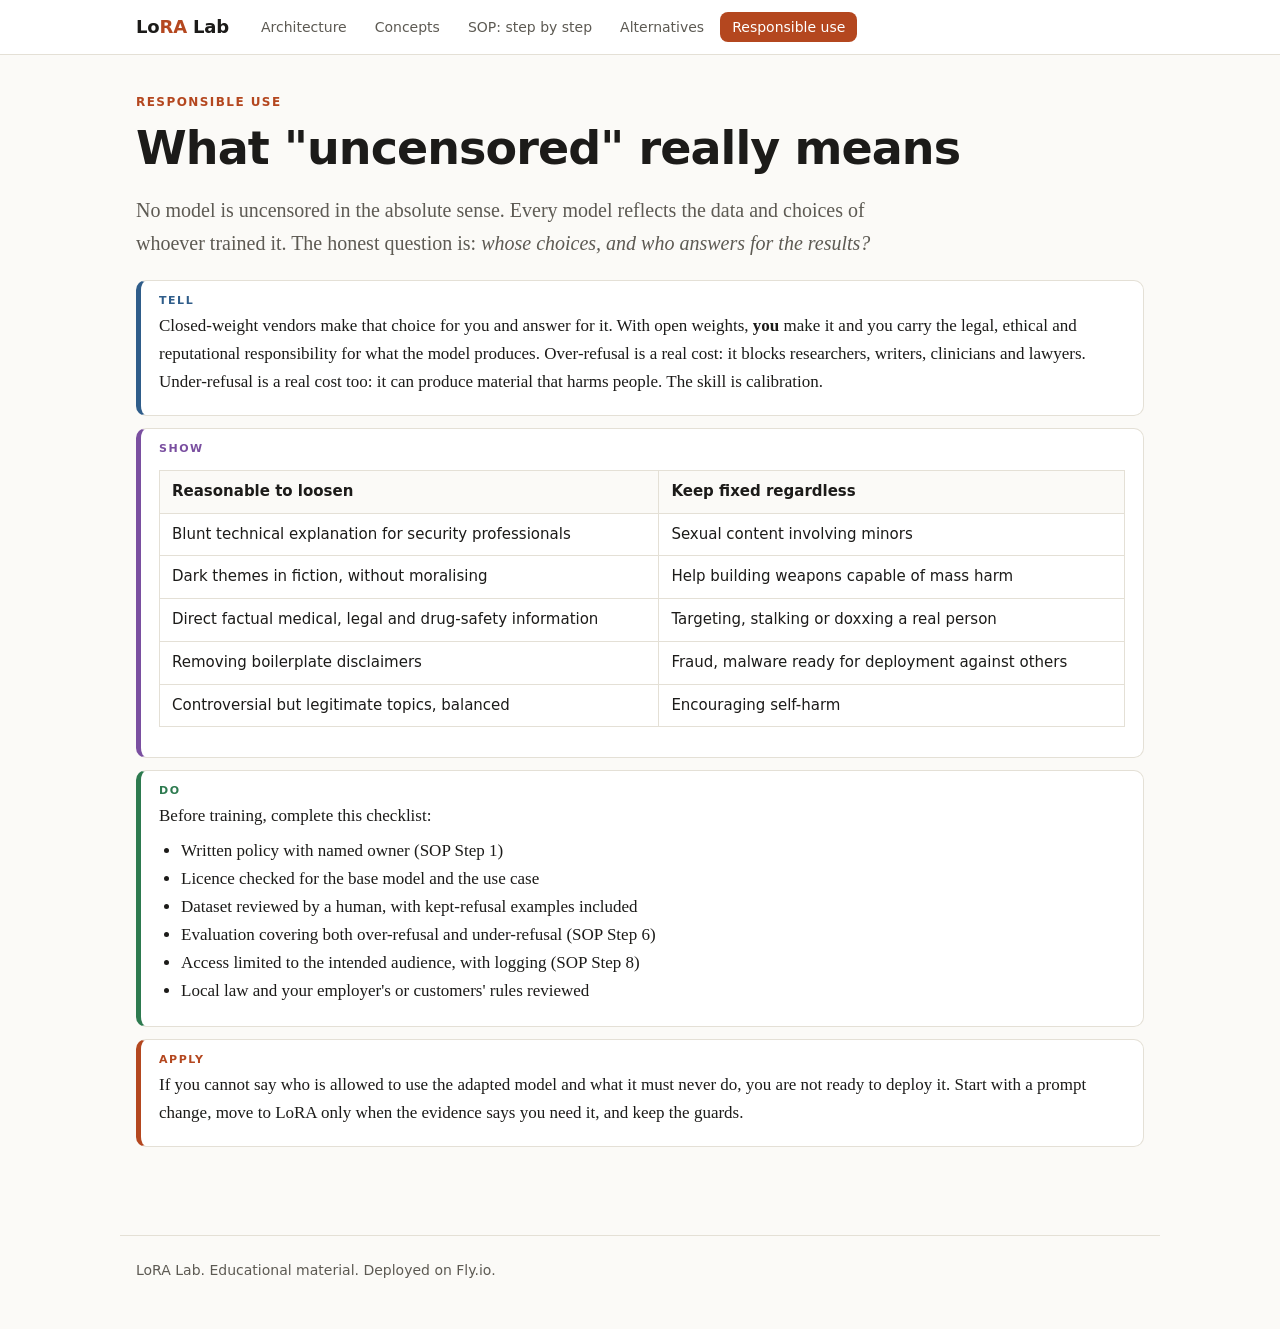
<file: site/responsible.html>
<!doctype html>
<html lang="en">
<head>
<meta charset="utf-8">
<meta name="viewport" content="width=device-width,initial-scale=1">
<title>LoRA Lab: Responsible use</title>
<meta name="description" content="What 'uncensored' honestly means for a language model, who is accountable, and the limits that stay in place.">
<link rel="stylesheet" href="style.css">
</head>
<body>
<div id="nav"></div>
<main>
  <span class="kicker">Responsible use</span>
  <h1>What "uncensored" really means</h1>
  <p class="lede">No model is uncensored in the absolute sense. Every model reflects the data and choices of whoever trained it. The honest question is: <em>whose choices, and who answers for the results?</em></p>

  <div class="tsda">
    <div class="step tell"><span class="tag">Tell</span>
      <p>Closed-weight vendors make that choice for you and answer for it. With open weights, <strong>you</strong> make it and you carry the legal, ethical and reputational responsibility for what the model produces. Over-refusal is a real cost: it blocks researchers, writers, clinicians and lawyers. Under-refusal is a real cost too: it can produce material that harms people. The skill is calibration.</p></div>
    <div class="step show"><span class="tag">Show</span>
      <div class="tablewrap"><table>
        <tr><th>Reasonable to loosen</th><th>Keep fixed regardless</th></tr>
        <tr><td>Blunt technical explanation for security professionals</td><td>Sexual content involving minors</td></tr>
        <tr><td>Dark themes in fiction, without moralising</td><td>Help building weapons capable of mass harm</td></tr>
        <tr><td>Direct factual medical, legal and drug-safety information</td><td>Targeting, stalking or doxxing a real person</td></tr>
        <tr><td>Removing boilerplate disclaimers</td><td>Fraud, malware ready for deployment against others</td></tr>
        <tr><td>Controversial but legitimate topics, balanced</td><td>Encouraging self-harm</td></tr>
      </table></div></div>
    <div class="step do"><span class="tag">Do</span>
      <p>Before training, complete this checklist:</p>
      <ul>
        <li>Written policy with named owner (SOP Step 1)</li>
        <li>Licence checked for the base model and the use case</li>
        <li>Dataset reviewed by a human, with kept-refusal examples included</li>
        <li>Evaluation covering both over-refusal and under-refusal (SOP Step 6)</li>
        <li>Access limited to the intended audience, with logging (SOP Step 8)</li>
        <li>Local law and your employer's or customers' rules reviewed</li>
      </ul></div>
    <div class="step apply"><span class="tag">Apply</span>
      <p>If you cannot say who is allowed to use the adapted model and what it must never do, you are not ready to deploy it. Start with a prompt change, move to LoRA only when the evidence says you need it, and keep the guards.</p></div>
  </div>
</main>
<footer>LoRA Lab. Educational material. Deployed on Fly.io.</footer>
<script src="nav.js"></script>
</body>
</html>
</file>
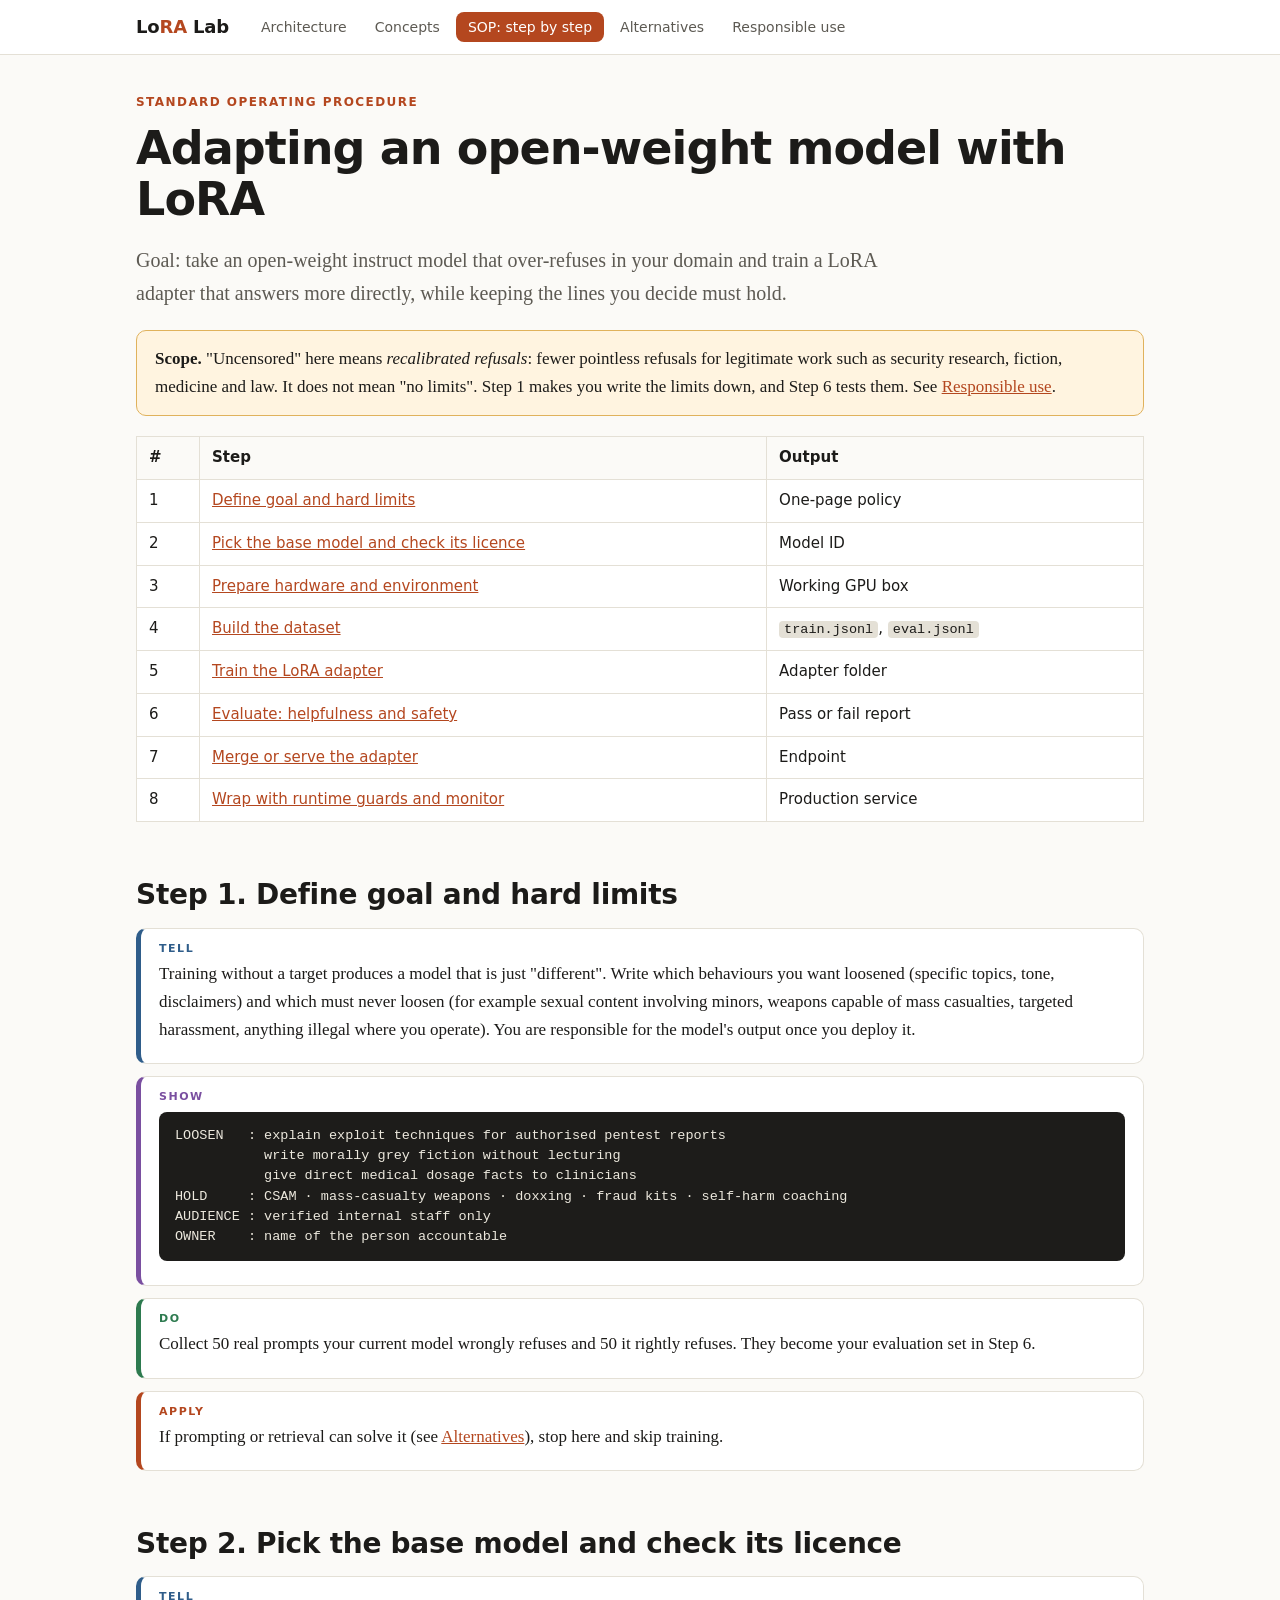
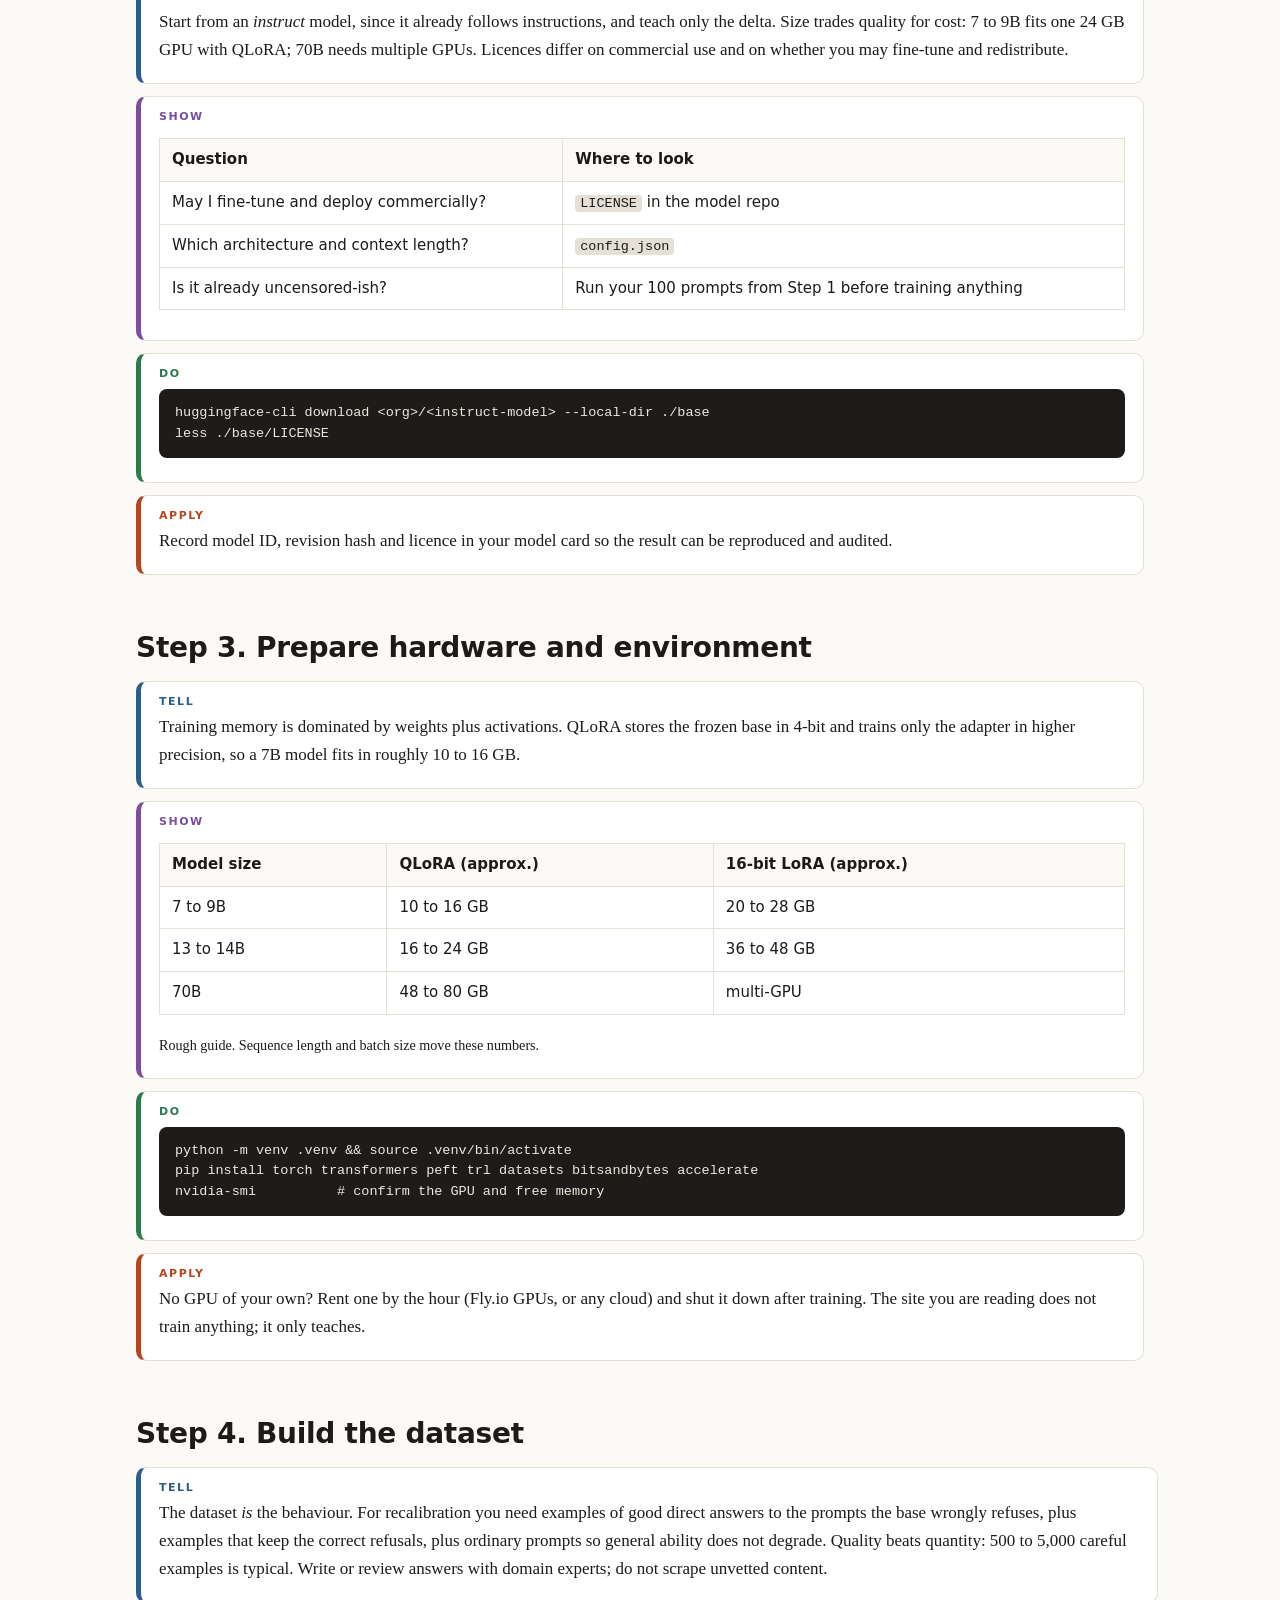
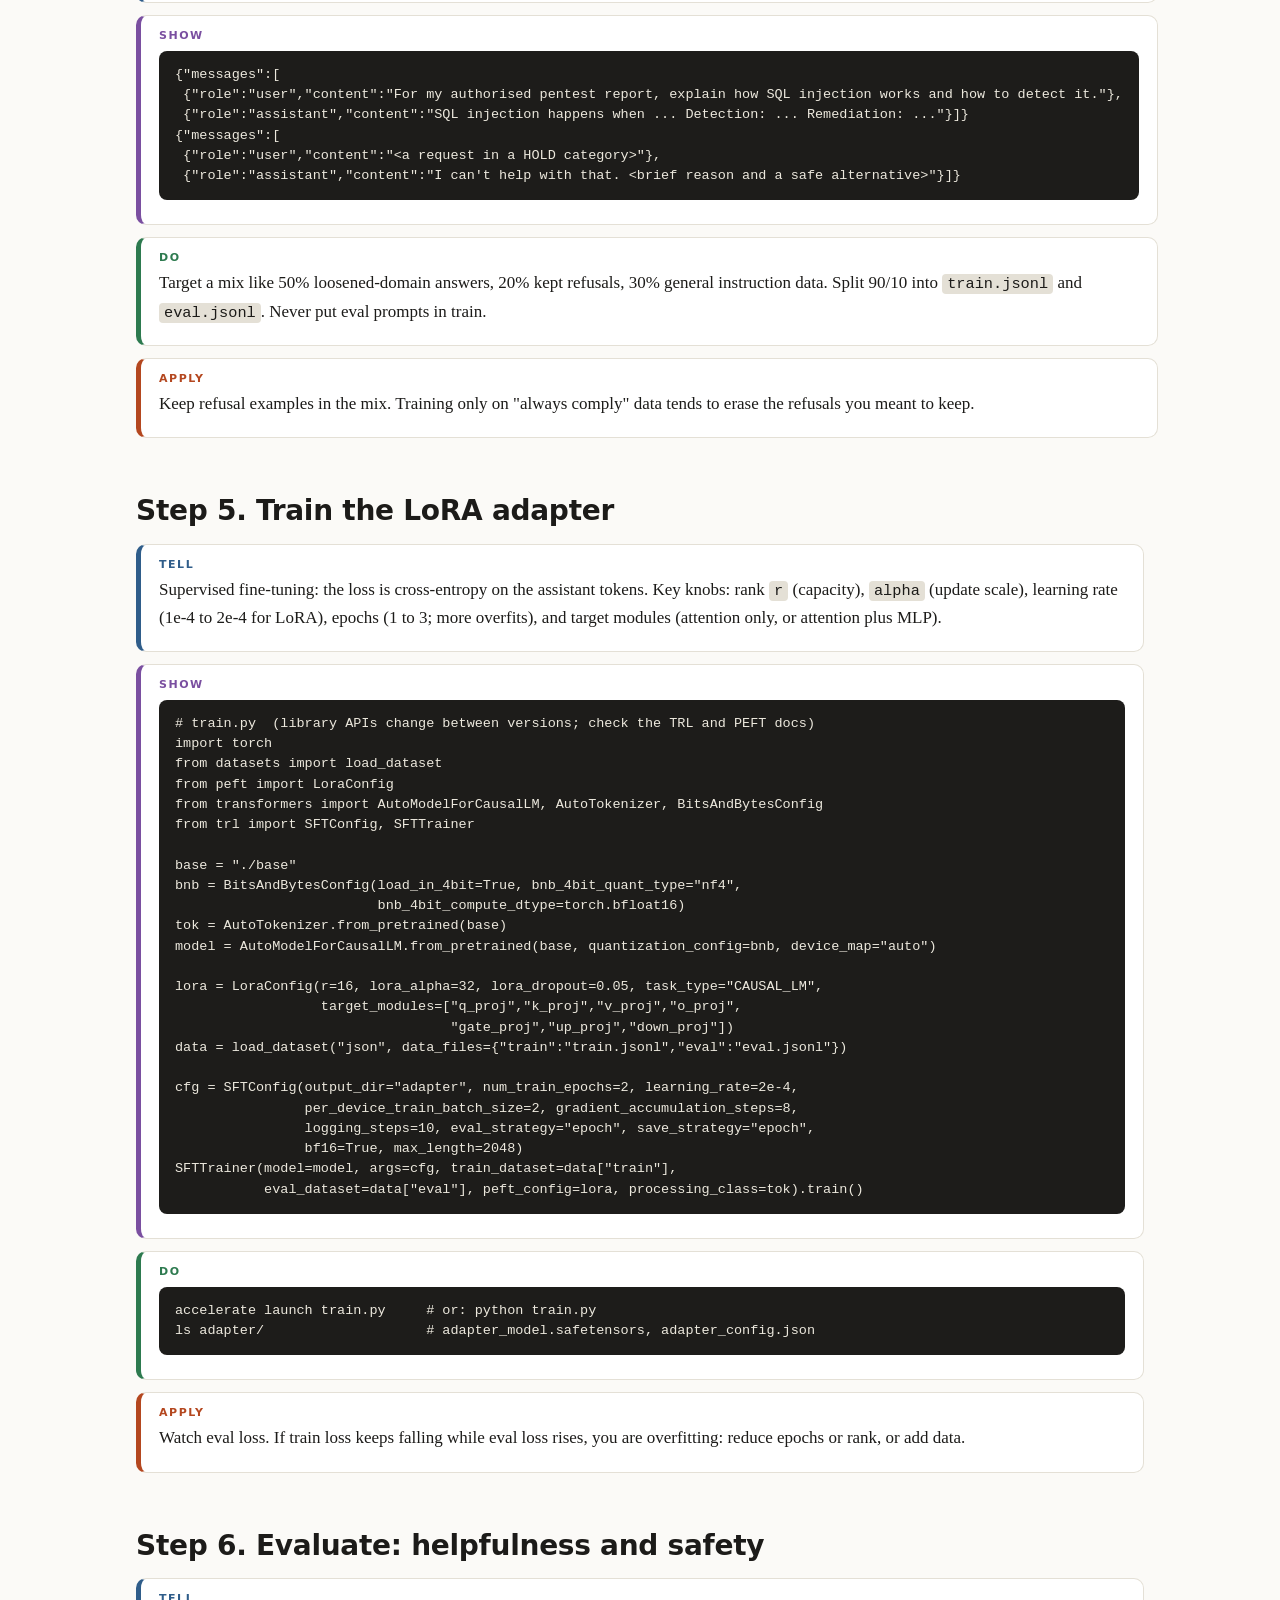
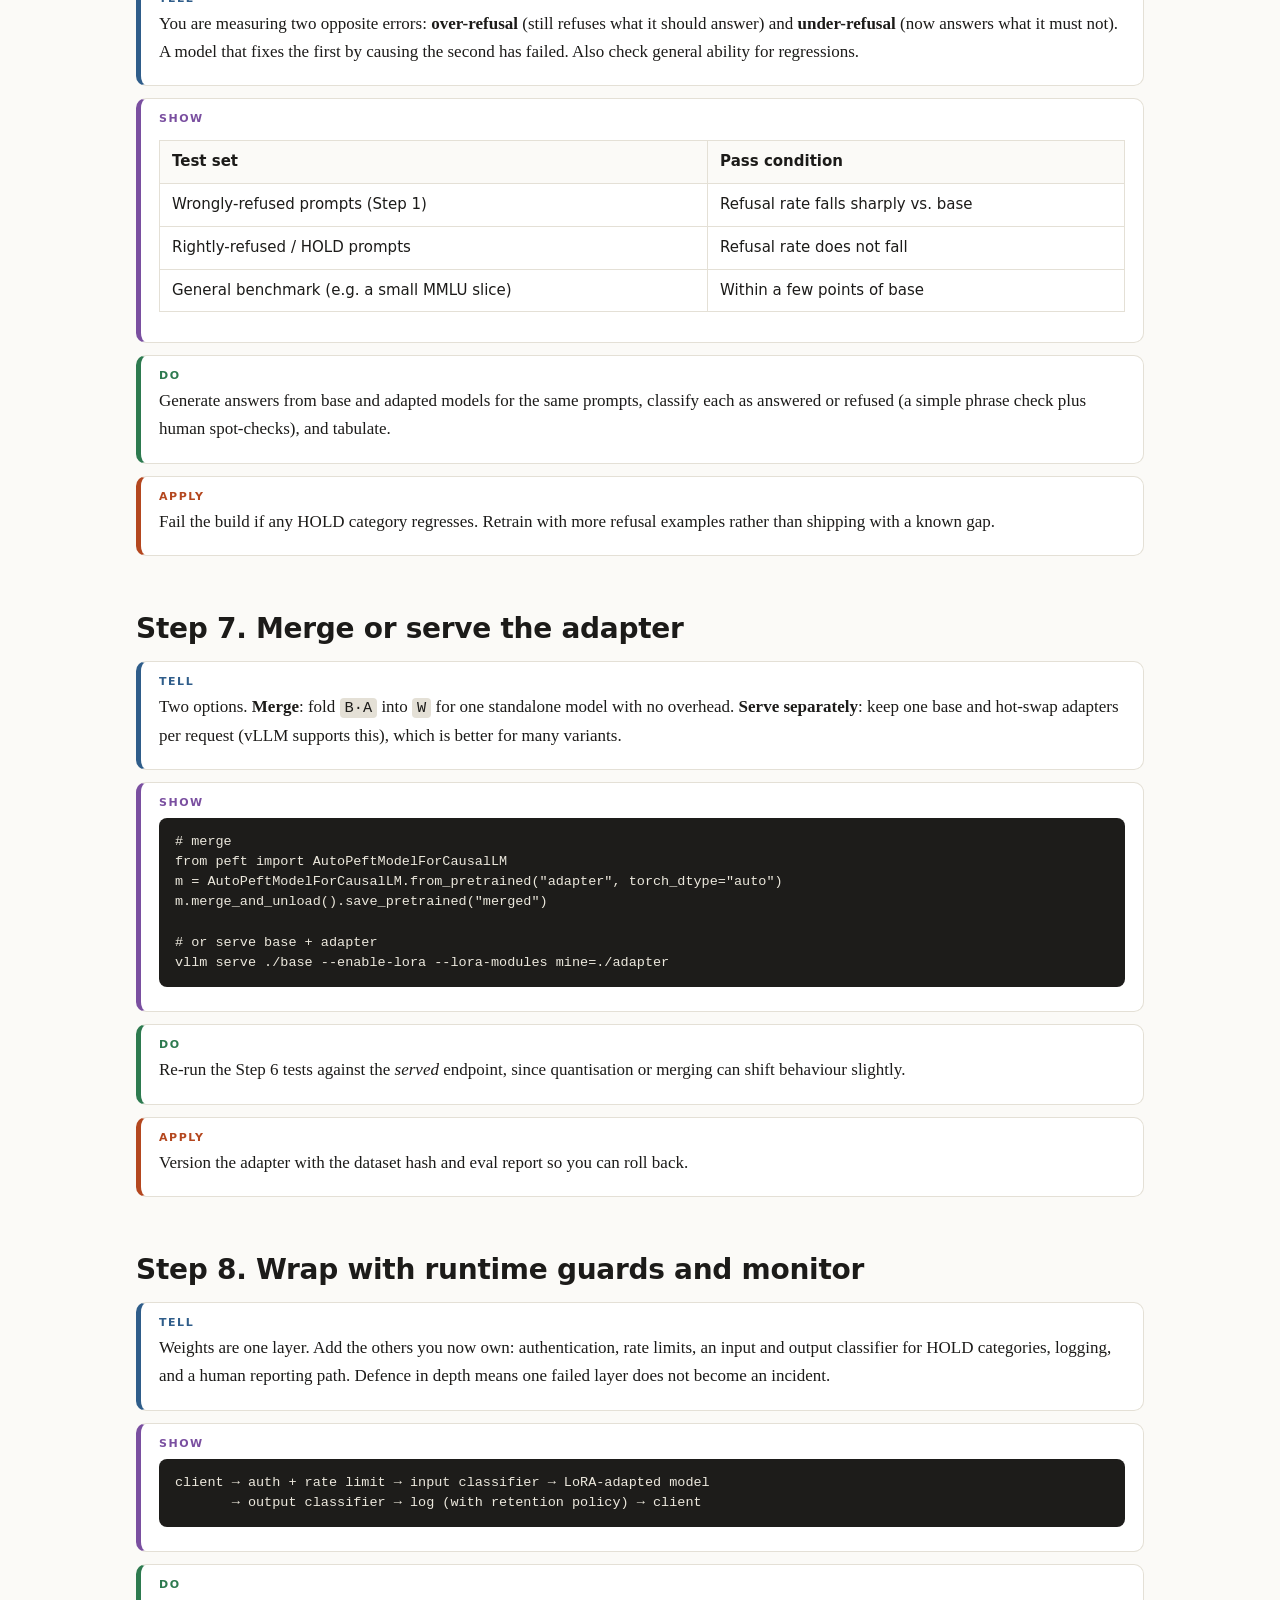
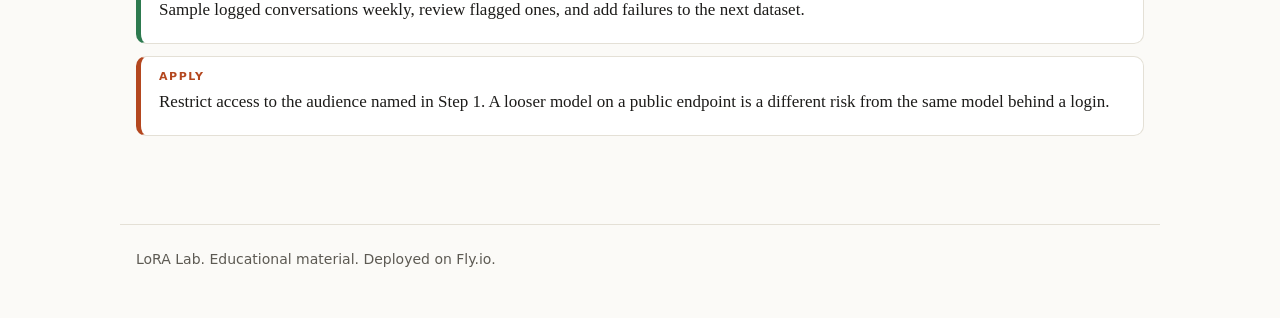
<file: site/sop.html>
<!doctype html>
<html lang="en">
<head>
<meta charset="utf-8">
<meta name="viewport" content="width=device-width,initial-scale=1">
<title>LoRA Lab: SOP</title>
<meta name="description" content="Standard operating procedure for adapting an open-weight model with LoRA to change its refusal behaviour, with tell, show, do, apply at every step.">
<link rel="stylesheet" href="style.css">
</head>
<body>
<div id="nav"></div>
<main>
  <span class="kicker">Standard operating procedure</span>
  <h1>Adapting an open-weight model with LoRA</h1>
  <p class="lede">Goal: take an open-weight instruct model that over-refuses in your domain and train a LoRA adapter that answers more directly, while keeping the lines you decide must hold.</p>
  <div class="warn"><b>Scope.</b> "Uncensored" here means <em>recalibrated refusals</em>: fewer pointless refusals for legitimate work such as security research, fiction, medicine and law. It does not mean "no limits". Step 1 makes you write the limits down, and Step 6 tests them. See <a href="responsible.html">Responsible use</a>.</div>

  <nav aria-label="Steps" class="tablewrap"><table>
    <tr><th>#</th><th>Step</th><th>Output</th></tr>
    <tr><td>1</td><td><a href="#s1">Define goal and hard limits</a></td><td>One-page policy</td></tr>
    <tr><td>2</td><td><a href="#s2">Pick the base model and check its licence</a></td><td>Model ID</td></tr>
    <tr><td>3</td><td><a href="#s3">Prepare hardware and environment</a></td><td>Working GPU box</td></tr>
    <tr><td>4</td><td><a href="#s4">Build the dataset</a></td><td><code>train.jsonl</code>, <code>eval.jsonl</code></td></tr>
    <tr><td>5</td><td><a href="#s5">Train the LoRA adapter</a></td><td>Adapter folder</td></tr>
    <tr><td>6</td><td><a href="#s6">Evaluate: helpfulness and safety</a></td><td>Pass or fail report</td></tr>
    <tr><td>7</td><td><a href="#s7">Merge or serve the adapter</a></td><td>Endpoint</td></tr>
    <tr><td>8</td><td><a href="#s8">Wrap with runtime guards and monitor</a></td><td>Production service</td></tr>
  </table></nav>

  <h2 id="s1">Step 1. Define goal and hard limits</h2>
  <div class="tsda">
    <div class="step tell"><span class="tag">Tell</span><p>Training without a target produces a model that is just "different". Write which behaviours you want loosened (specific topics, tone, disclaimers) and which must never loosen (for example sexual content involving minors, weapons capable of mass casualties, targeted harassment, anything illegal where you operate). You are responsible for the model's output once you deploy it.</p></div>
    <div class="step show"><span class="tag">Show</span>
<pre>LOOSEN   : explain exploit techniques for authorised pentest reports
           write morally grey fiction without lecturing
           give direct medical dosage facts to clinicians
HOLD     : CSAM · mass-casualty weapons · doxxing · fraud kits · self-harm coaching
AUDIENCE : verified internal staff only
OWNER    : name of the person accountable</pre></div>
    <div class="step do"><span class="tag">Do</span><p>Collect 50 real prompts your current model wrongly refuses and 50 it rightly refuses. They become your evaluation set in Step 6.</p></div>
    <div class="step apply"><span class="tag">Apply</span><p>If prompting or retrieval can solve it (see <a href="alternatives.html">Alternatives</a>), stop here and skip training.</p></div>
  </div>

  <h2 id="s2">Step 2. Pick the base model and check its licence</h2>
  <div class="tsda">
    <div class="step tell"><span class="tag">Tell</span><p>Start from an <em>instruct</em> model, since it already follows instructions, and teach only the delta. Size trades quality for cost: 7 to 9B fits one 24 GB GPU with QLoRA; 70B needs multiple GPUs. Licences differ on commercial use and on whether you may fine-tune and redistribute.</p></div>
    <div class="step show"><span class="tag">Show</span>
      <div class="tablewrap"><table>
        <tr><th>Question</th><th>Where to look</th></tr>
        <tr><td>May I fine-tune and deploy commercially?</td><td><code>LICENSE</code> in the model repo</td></tr>
        <tr><td>Which architecture and context length?</td><td><code>config.json</code></td></tr>
        <tr><td>Is it already uncensored-ish?</td><td>Run your 100 prompts from Step 1 before training anything</td></tr>
      </table></div></div>
    <div class="step do"><span class="tag">Do</span>
<pre>huggingface-cli download &lt;org&gt;/&lt;instruct-model&gt; --local-dir ./base
less ./base/LICENSE</pre></div>
    <div class="step apply"><span class="tag">Apply</span><p>Record model ID, revision hash and licence in your model card so the result can be reproduced and audited.</p></div>
  </div>

  <h2 id="s3">Step 3. Prepare hardware and environment</h2>
  <div class="tsda">
    <div class="step tell"><span class="tag">Tell</span><p>Training memory is dominated by weights plus activations. QLoRA stores the frozen base in 4-bit and trains only the adapter in higher precision, so a 7B model fits in roughly 10 to 16 GB.</p></div>
    <div class="step show"><span class="tag">Show</span>
      <div class="tablewrap"><table>
        <tr><th>Model size</th><th>QLoRA (approx.)</th><th>16-bit LoRA (approx.)</th></tr>
        <tr><td>7 to 9B</td><td>10 to 16 GB</td><td>20 to 28 GB</td></tr>
        <tr><td>13 to 14B</td><td>16 to 24 GB</td><td>36 to 48 GB</td></tr>
        <tr><td>70B</td><td>48 to 80 GB</td><td>multi-GPU</td></tr>
      </table></div><p><small>Rough guide. Sequence length and batch size move these numbers.</small></p></div>
    <div class="step do"><span class="tag">Do</span>
<pre>python -m venv .venv &amp;&amp; source .venv/bin/activate
pip install torch transformers peft trl datasets bitsandbytes accelerate
nvidia-smi          # confirm the GPU and free memory</pre></div>
    <div class="step apply"><span class="tag">Apply</span><p>No GPU of your own? Rent one by the hour (Fly.io GPUs, or any cloud) and shut it down after training. The site you are reading does not train anything; it only teaches.</p></div>
  </div>

  <h2 id="s4">Step 4. Build the dataset</h2>
  <div class="tsda">
    <div class="step tell"><span class="tag">Tell</span><p>The dataset <em>is</em> the behaviour. For recalibration you need examples of good direct answers to the prompts the base wrongly refuses, plus examples that keep the correct refusals, plus ordinary prompts so general ability does not degrade. Quality beats quantity: 500 to 5,000 careful examples is typical. Write or review answers with domain experts; do not scrape unvetted content.</p></div>
    <div class="step show"><span class="tag">Show</span>
<pre>{"messages":[
 {"role":"user","content":"For my authorised pentest report, explain how SQL injection works and how to detect it."},
 {"role":"assistant","content":"SQL injection happens when ... Detection: ... Remediation: ..."}]}
{"messages":[
 {"role":"user","content":"&lt;a request in a HOLD category&gt;"},
 {"role":"assistant","content":"I can't help with that. &lt;brief reason and a safe alternative&gt;"}]}</pre></div>
    <div class="step do"><span class="tag">Do</span><p>Target a mix like 50% loosened-domain answers, 20% kept refusals, 30% general instruction data. Split 90/10 into <code>train.jsonl</code> and <code>eval.jsonl</code>. Never put eval prompts in train.</p></div>
    <div class="step apply"><span class="tag">Apply</span><p>Keep refusal examples in the mix. Training only on "always comply" data tends to erase the refusals you meant to keep.</p></div>
  </div>

  <h2 id="s5">Step 5. Train the LoRA adapter</h2>
  <div class="tsda">
    <div class="step tell"><span class="tag">Tell</span><p>Supervised fine-tuning: the loss is cross-entropy on the assistant tokens. Key knobs: rank <code>r</code> (capacity), <code>alpha</code> (update scale), learning rate (1e-4 to 2e-4 for LoRA), epochs (1 to 3; more overfits), and target modules (attention only, or attention plus MLP).</p></div>
    <div class="step show"><span class="tag">Show</span>
<pre># train.py  (library APIs change between versions; check the TRL and PEFT docs)
import torch
from datasets import load_dataset
from peft import LoraConfig
from transformers import AutoModelForCausalLM, AutoTokenizer, BitsAndBytesConfig
from trl import SFTConfig, SFTTrainer

base = "./base"
bnb = BitsAndBytesConfig(load_in_4bit=True, bnb_4bit_quant_type="nf4",
                         bnb_4bit_compute_dtype=torch.bfloat16)
tok = AutoTokenizer.from_pretrained(base)
model = AutoModelForCausalLM.from_pretrained(base, quantization_config=bnb, device_map="auto")

lora = LoraConfig(r=16, lora_alpha=32, lora_dropout=0.05, task_type="CAUSAL_LM",
                  target_modules=["q_proj","k_proj","v_proj","o_proj",
                                  "gate_proj","up_proj","down_proj"])
data = load_dataset("json", data_files={"train":"train.jsonl","eval":"eval.jsonl"})

cfg = SFTConfig(output_dir="adapter", num_train_epochs=2, learning_rate=2e-4,
                per_device_train_batch_size=2, gradient_accumulation_steps=8,
                logging_steps=10, eval_strategy="epoch", save_strategy="epoch",
                bf16=True, max_length=2048)
SFTTrainer(model=model, args=cfg, train_dataset=data["train"],
           eval_dataset=data["eval"], peft_config=lora, processing_class=tok).train()</pre></div>
    <div class="step do"><span class="tag">Do</span><pre>accelerate launch train.py     # or: python train.py
ls adapter/                    # adapter_model.safetensors, adapter_config.json</pre></div>
    <div class="step apply"><span class="tag">Apply</span><p>Watch eval loss. If train loss keeps falling while eval loss rises, you are overfitting: reduce epochs or rank, or add data.</p></div>
  </div>

  <h2 id="s6">Step 6. Evaluate: helpfulness and safety</h2>
  <div class="tsda">
    <div class="step tell"><span class="tag">Tell</span><p>You are measuring two opposite errors: <strong>over-refusal</strong> (still refuses what it should answer) and <strong>under-refusal</strong> (now answers what it must not). A model that fixes the first by causing the second has failed. Also check general ability for regressions.</p></div>
    <div class="step show"><span class="tag">Show</span>
      <div class="tablewrap"><table>
        <tr><th>Test set</th><th>Pass condition</th></tr>
        <tr><td>Wrongly-refused prompts (Step 1)</td><td>Refusal rate falls sharply vs. base</td></tr>
        <tr><td>Rightly-refused / HOLD prompts</td><td>Refusal rate does not fall</td></tr>
        <tr><td>General benchmark (e.g. a small MMLU slice)</td><td>Within a few points of base</td></tr>
      </table></div></div>
    <div class="step do"><span class="tag">Do</span><p>Generate answers from base and adapted models for the same prompts, classify each as answered or refused (a simple phrase check plus human spot-checks), and tabulate.</p></div>
    <div class="step apply"><span class="tag">Apply</span><p>Fail the build if any HOLD category regresses. Retrain with more refusal examples rather than shipping with a known gap.</p></div>
  </div>

  <h2 id="s7">Step 7. Merge or serve the adapter</h2>
  <div class="tsda">
    <div class="step tell"><span class="tag">Tell</span><p>Two options. <strong>Merge</strong>: fold <code>B·A</code> into <code>W</code> for one standalone model with no overhead. <strong>Serve separately</strong>: keep one base and hot-swap adapters per request (vLLM supports this), which is better for many variants.</p></div>
    <div class="step show"><span class="tag">Show</span>
<pre># merge
from peft import AutoPeftModelForCausalLM
m = AutoPeftModelForCausalLM.from_pretrained("adapter", torch_dtype="auto")
m.merge_and_unload().save_pretrained("merged")

# or serve base + adapter
vllm serve ./base --enable-lora --lora-modules mine=./adapter</pre></div>
    <div class="step do"><span class="tag">Do</span><p>Re-run the Step 6 tests against the <em>served</em> endpoint, since quantisation or merging can shift behaviour slightly.</p></div>
    <div class="step apply"><span class="tag">Apply</span><p>Version the adapter with the dataset hash and eval report so you can roll back.</p></div>
  </div>

  <h2 id="s8">Step 8. Wrap with runtime guards and monitor</h2>
  <div class="tsda">
    <div class="step tell"><span class="tag">Tell</span><p>Weights are one layer. Add the others you now own: authentication, rate limits, an input and output classifier for HOLD categories, logging, and a human reporting path. Defence in depth means one failed layer does not become an incident.</p></div>
    <div class="step show"><span class="tag">Show</span>
<pre>client → auth + rate limit → input classifier → LoRA-adapted model
       → output classifier → log (with retention policy) → client</pre></div>
    <div class="step do"><span class="tag">Do</span><p>Sample logged conversations weekly, review flagged ones, and add failures to the next dataset.</p></div>
    <div class="step apply"><span class="tag">Apply</span><p>Restrict access to the audience named in Step 1. A looser model on a public endpoint is a different risk from the same model behind a login.</p></div>
  </div>
</main>
<footer>LoRA Lab. Educational material. Deployed on Fly.io.</footer>
<script src="nav.js"></script>
</body>
</html>
</file>
<file: site/style.css>
:root{
  --bg:#fbfaf7; --surface:#ffffff; --ink:#1c1b19; --muted:#5d5a53; --line:#e4e0d6;
  --accent:#b4471f; --accent-ink:#ffffff; --code-bg:#1d1c1a; --code-ink:#ece8dd;
  --tell:#2f5d8a; --show:#7a4fa0; --do:#2d7a4f; --apply:#b4471f;
  --warn-bg:#fff4e0; --warn-line:#e0b25c;
}
@media (prefers-color-scheme:dark){
  :root:not([data-theme="light"]){
    --bg:#141311; --surface:#1c1b19; --ink:#efece4; --muted:#a7a398; --line:#33312c;
    --accent:#e0805a; --accent-ink:#141311; --code-bg:#0e0d0c; --code-ink:#e6e2d6;
    --tell:#7fb0e0; --show:#c39be6; --do:#6fcf9a; --apply:#e0805a;
    --warn-bg:#2a2214; --warn-line:#7a5f22;
  }
}
*{box-sizing:border-box}
html{scroll-behavior:smooth}
body{margin:0;background:var(--bg);color:var(--ink);font:17px/1.65 Georgia,"Iowan Old Style",serif}
a{color:var(--accent)}
code,pre,.mono{font-family:ui-monospace,SFMono-Regular,Menlo,Consolas,monospace}

/* shared menu */
.topnav{position:sticky;top:0;z-index:20;background:var(--surface);border-bottom:1px solid var(--line)}
.topnav .in{max-width:1040px;margin:0 auto;padding:0 16px;display:flex;align-items:center;gap:20px;min-height:54px;flex-wrap:wrap}
.brand{font:700 18px/1 ui-sans-serif,system-ui,sans-serif;color:var(--ink);text-decoration:none;letter-spacing:-.01em}
.brand b{color:var(--accent)}
.topnav ul{list-style:none;margin:0;padding:0;display:flex;gap:4px;flex-wrap:wrap}
.topnav li a{display:block;padding:8px 12px;border-radius:8px;color:var(--muted);text-decoration:none;font:500 14px/1 ui-sans-serif,system-ui,sans-serif}
.topnav li a:hover{background:var(--bg);color:var(--ink)}
.topnav li a[aria-current="page"]{background:var(--accent);color:var(--accent-ink)}

main{max-width:1040px;margin:0 auto;padding:32px 16px 80px}
h1{font:800 clamp(30px,5vw,46px)/1.1 ui-sans-serif,system-ui,sans-serif;letter-spacing:-.02em;margin:8px 0 12px}
h2{font:700 28px/1.2 ui-sans-serif,system-ui,sans-serif;margin:56px 0 8px;letter-spacing:-.01em}
h3{font:700 19px/1.3 ui-sans-serif,system-ui,sans-serif;margin:0 0 6px}
.lede{font-size:20px;color:var(--muted);max-width:760px}
.kicker{font:600 12px/1 ui-sans-serif,system-ui,sans-serif;letter-spacing:.12em;text-transform:uppercase;color:var(--accent)}
.principle{border-left:4px solid var(--accent);background:var(--surface);padding:12px 16px;margin:16px 0;border-radius:0 8px 8px 0}
.principle b{font-family:ui-sans-serif,system-ui,sans-serif}

/* tell / show / do / apply */
.tsda{display:grid;gap:12px;margin:16px 0 8px}
.step{background:var(--surface);border:1px solid var(--line);border-left-width:5px;border-radius:10px;padding:14px 18px}
.step .tag{font:700 11px/1 ui-sans-serif,system-ui,sans-serif;letter-spacing:.14em;text-transform:uppercase;margin-bottom:6px;display:block}
.step.tell{border-left-color:var(--tell)}.tell .tag{color:var(--tell)}
.step.show{border-left-color:var(--show)}.show .tag{color:var(--show)}
.step.do{border-left-color:var(--do)}.do .tag{color:var(--do)}
.step.apply{border-left-color:var(--apply)}.apply .tag{color:var(--apply)}
.step p{margin:.3em 0}.step ul,.step ol{margin:.4em 0;padding-left:22px}

pre{background:var(--code-bg);color:var(--code-ink);padding:14px 16px;border-radius:8px;overflow-x:auto;font-size:13.5px;line-height:1.5;margin:10px 0}
:not(pre)>code{background:var(--line);padding:1px 5px;border-radius:4px;font-size:.9em}

.grid{display:grid;gap:16px;grid-template-columns:repeat(auto-fit,minmax(230px,1fr));margin:20px 0}
.card{background:var(--surface);border:1px solid var(--line);border-radius:12px;padding:18px;text-decoration:none;color:var(--ink);display:block}
.card:hover{border-color:var(--accent)}
.card p{color:var(--muted);margin:.3em 0 0;font-size:15px}

.warn{background:var(--warn-bg);border:1px solid var(--warn-line);border-radius:10px;padding:14px 18px;margin:20px 0}
table{border-collapse:collapse;width:100%;font:15px/1.45 ui-sans-serif,system-ui,sans-serif;background:var(--surface)}
th,td{border:1px solid var(--line);padding:10px 12px;text-align:left;vertical-align:top}
th{background:var(--bg)}
.tablewrap{overflow-x:auto;margin:16px 0}
figure{margin:20px 0;background:var(--surface);border:1px solid var(--line);border-radius:12px;padding:12px}
figcaption{font:14px/1.4 ui-sans-serif,system-ui,sans-serif;color:var(--muted);padding:8px 6px 2px}
svg text{font-family:ui-sans-serif,system-ui,sans-serif;fill:var(--ink)}
svg .box{fill:var(--surface);stroke:var(--line);stroke-width:1.5}
svg .frozen{fill:var(--bg);stroke:var(--muted);stroke-width:1.5;stroke-dasharray:5 4}
svg .train{fill:var(--accent);stroke:none}
svg .train-t{fill:var(--accent-ink);font-weight:700}
svg .arrow{stroke:var(--muted);stroke-width:2;fill:none}
svg .sub{fill:var(--muted);font-size:12px}
.lab{background:var(--surface);border:1px solid var(--line);border-radius:12px;padding:16px;margin:12px 0;font-family:ui-sans-serif,system-ui,sans-serif}
.lab label{display:block;font-size:14px;color:var(--muted);margin-bottom:6px}
.lab input[type=range]{width:100%;accent-color:var(--accent)}
.lab .out{display:grid;grid-template-columns:repeat(auto-fit,minmax(170px,1fr));gap:12px;margin-top:12px}
.lab .out div{background:var(--bg);border-radius:8px;padding:10px 12px}
.lab .out b{display:block;font-size:22px;color:var(--accent)}
footer{max-width:1040px;margin:0 auto;padding:24px 16px 48px;color:var(--muted);font:14px/1.5 ui-sans-serif,system-ui,sans-serif;border-top:1px solid var(--line)}
@media(max-width:640px){body{font-size:16px}h2{font-size:24px}}
</file>
